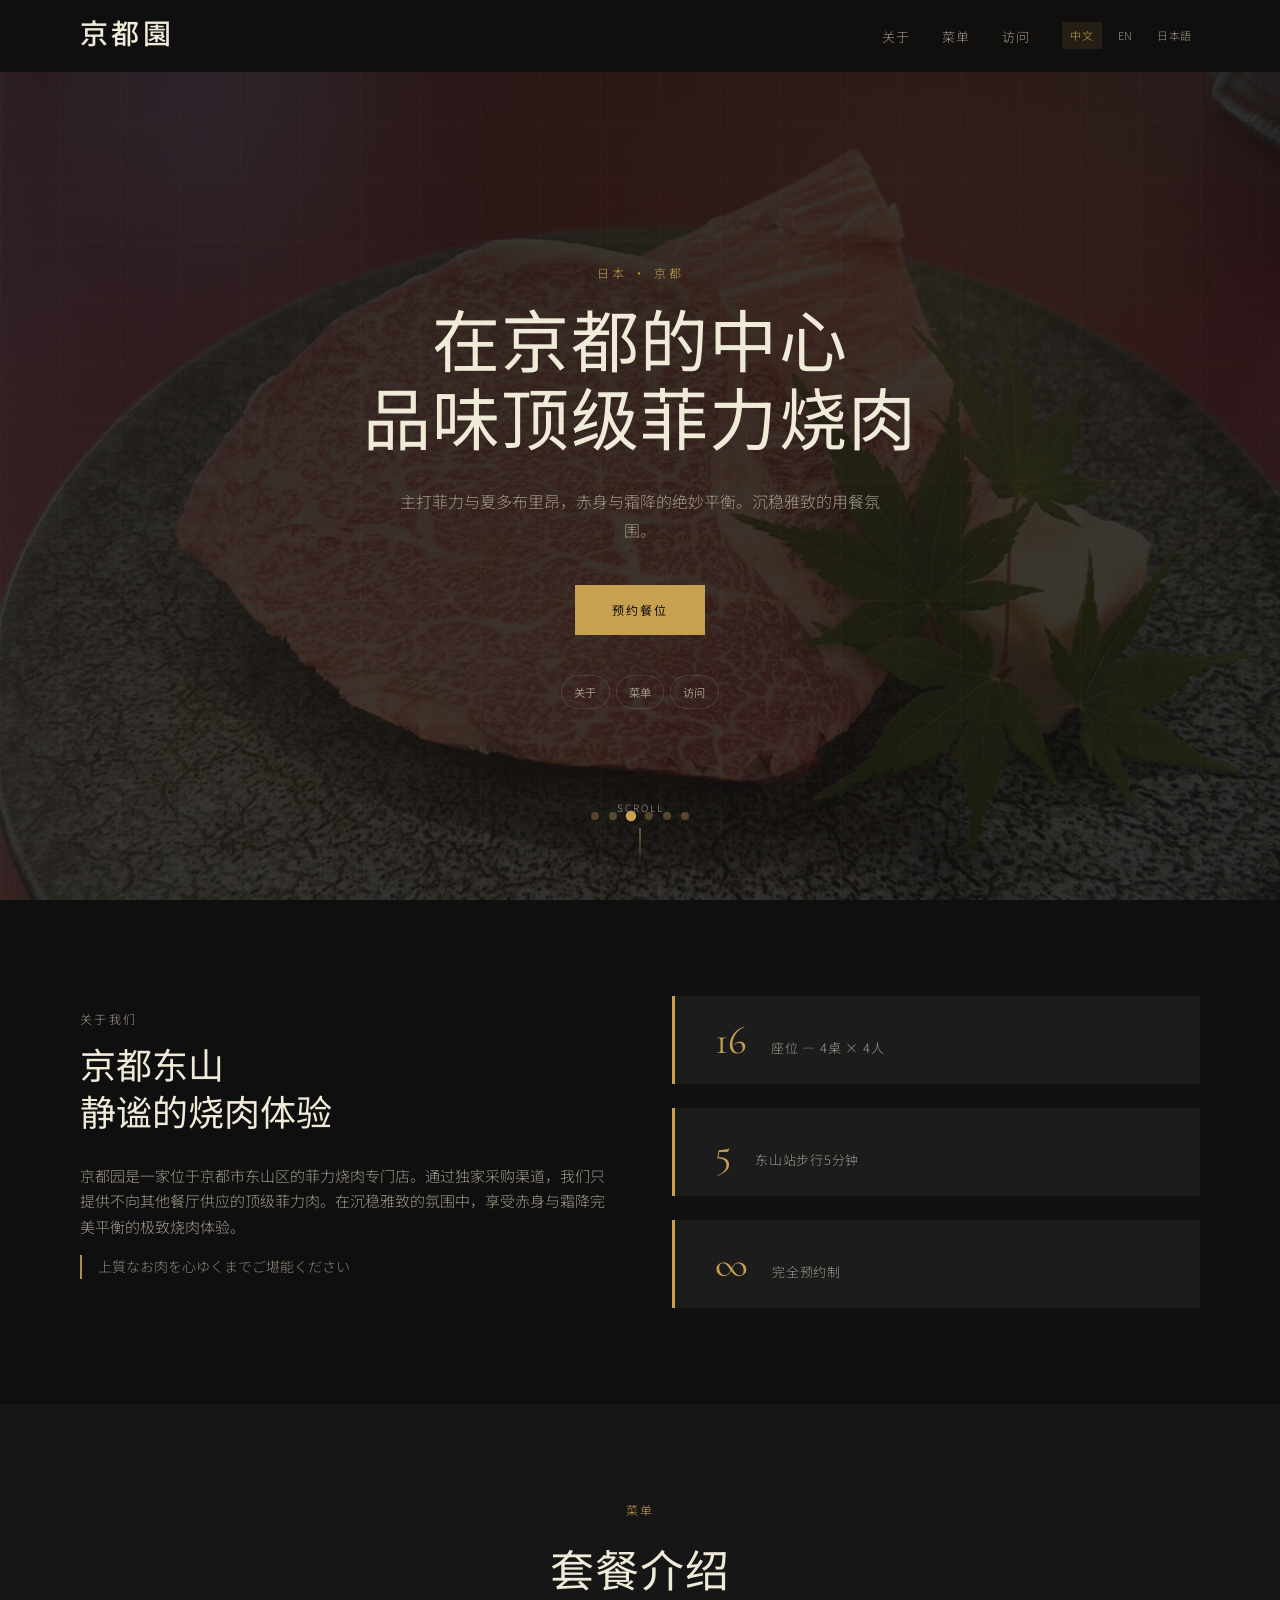
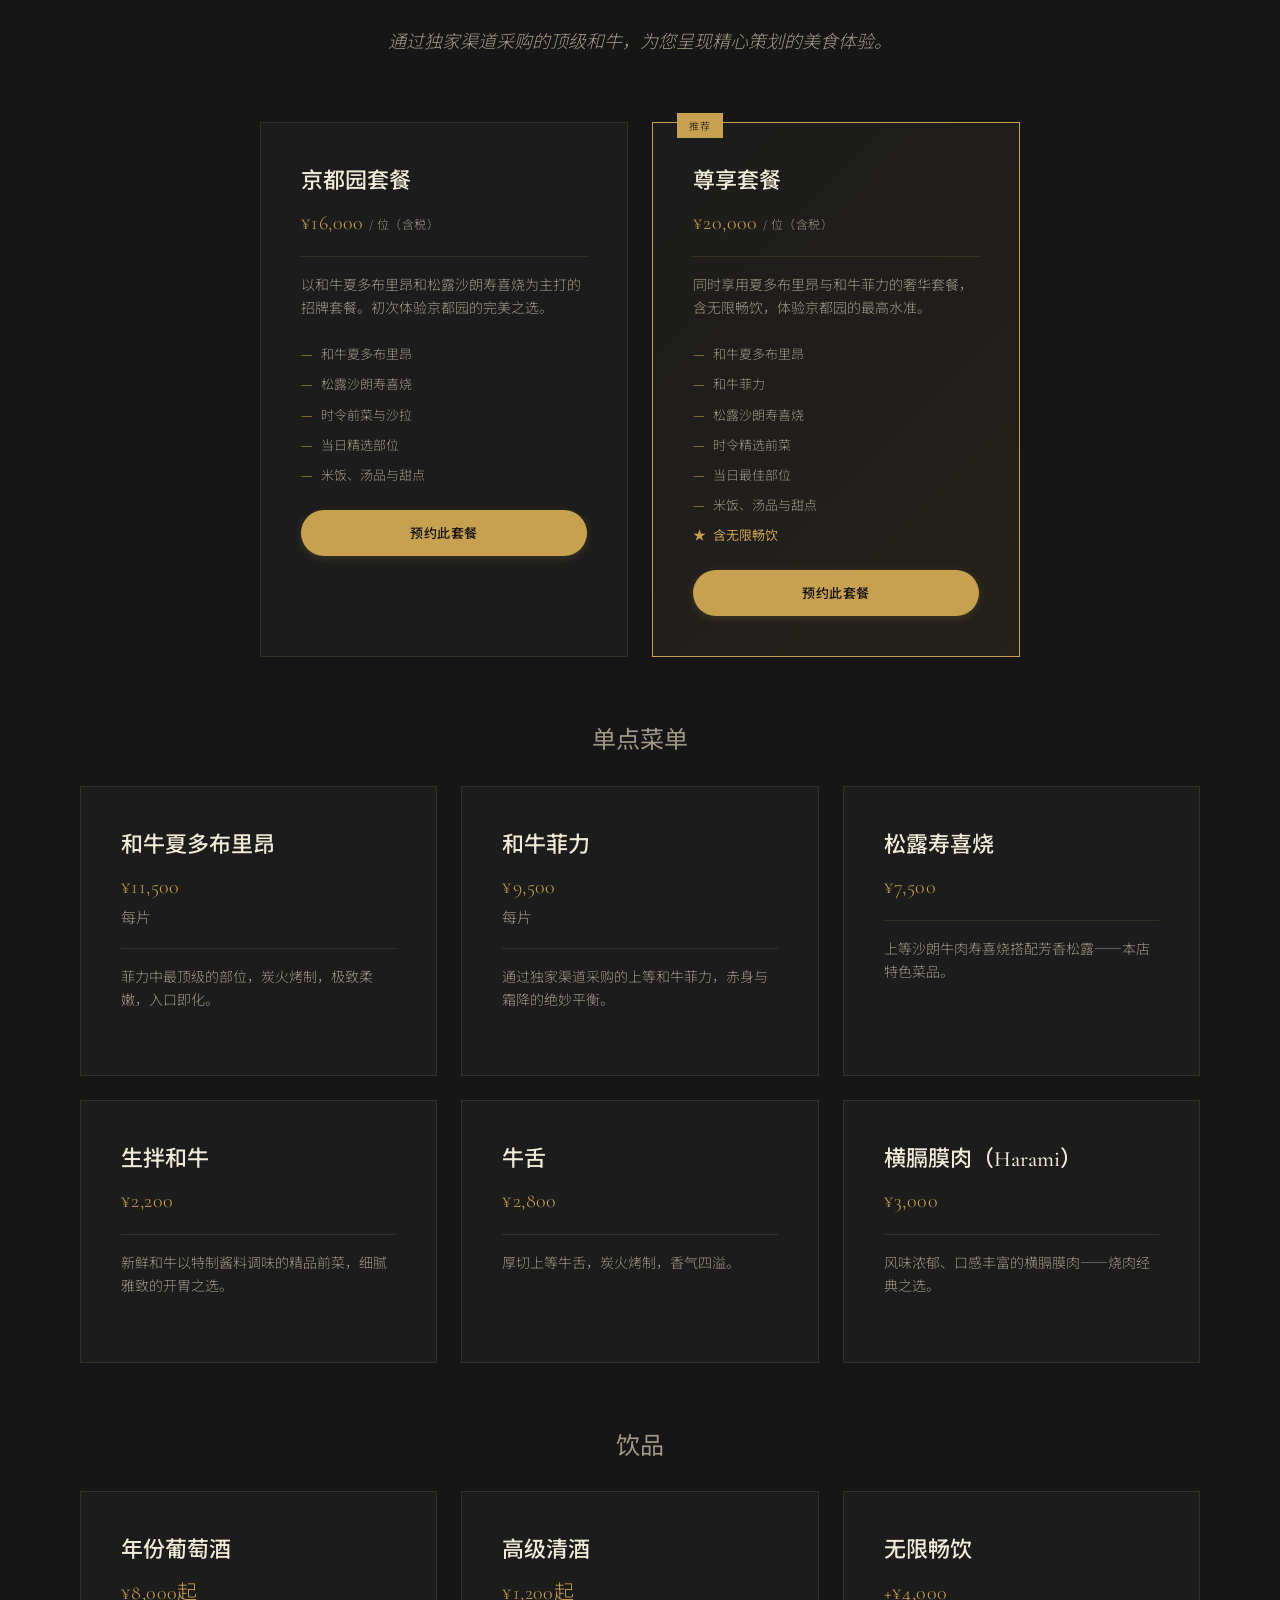
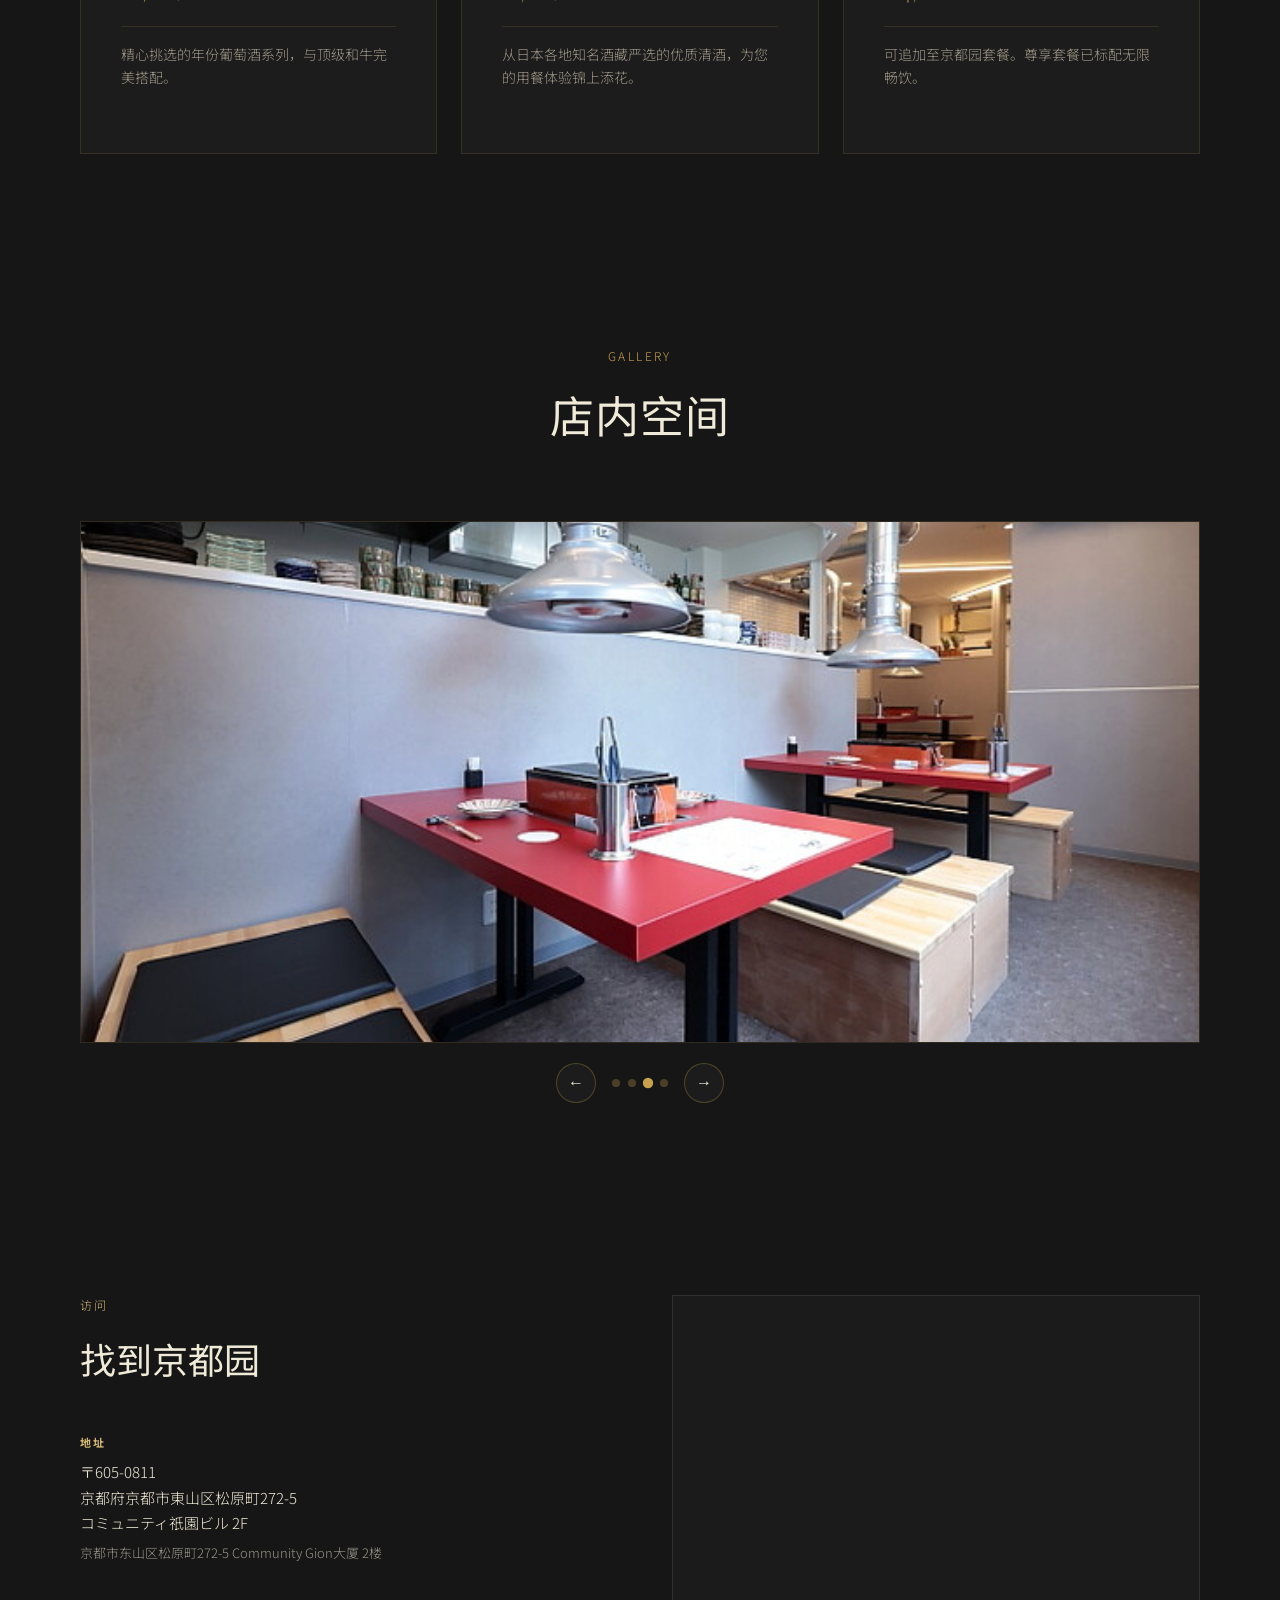
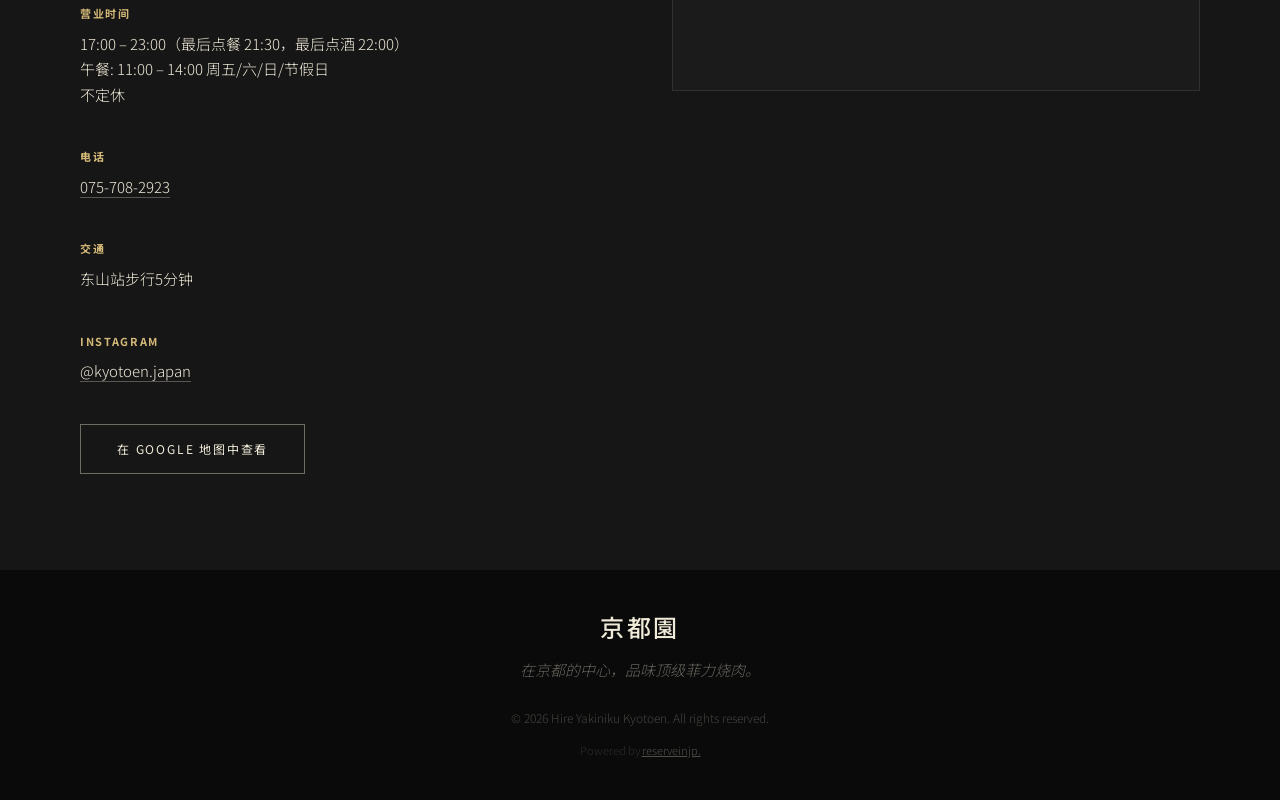
<file: cn/index.html>
<!DOCTYPE html>
<html lang="zh-CN">
<head>
  <meta charset="UTF-8">
  <meta name="viewport" content="width=device-width, initial-scale=1.0">
  <meta name="description" content="京都園 — 京都东山高级菲力烧肉专门店。主打菲力与夏多布里昂，赤身与霜降的绝妙平衡。">
  <title>京都園 | 菲力烧肉 京都园</title>
  <link rel="preconnect" href="https://fonts.googleapis.com">
  <link rel="preconnect" href="https://fonts.gstatic.com" crossorigin>
  <link href="https://fonts.googleapis.com/css2?family=Cormorant+Garamond:ital,wght@0,400;0,500;0,600;1,400&family=Noto+Sans+JP:wght@300;400;500&family=Noto+Sans+SC:wght@300;400;500&display=swap" rel="stylesheet">
  <link rel="stylesheet" href="../styles.css">
</head>
<body>
  <header class="header" id="header">
    <nav class="nav container">
      <a href="../landing.html" class="logo">京都園</a>
      <button class="nav-toggle" aria-label="打开菜单" aria-expanded="false">
        <span></span>
        <span></span>
      </button>
      <div class="nav-menu">
        <ul class="nav-links">
          <li><a href="#about">关于</a></li>
          <li><a href="#menu">菜单</a></li>
          <li><a href="#visit">访问</a></li>
        </ul>
        <div class="lang-switch">
          <a href="../cn/" class="active">中文</a>
          <a href="../en/">EN</a>
          <a href="../jp/">日本語</a>
        </div>
      </div>
    </nav>
  </header>

  <main>
    <section class="hero">
      <div class="hero-carousel" id="heroCarousel">
        <div class="hero-slide active" style="background-image: url(../assets/images/yakiniku-meat.jpg);"></div>
        <div class="hero-slide" style="background-image: url(../assets/images/interior-dining.jpg);"></div>
        <div class="hero-slide" style="background-image: url(../assets/images/interior-dining2.jpg);"></div>
        <div class="hero-slide" style="background-image: url(../assets/images/interior-group.jpg);"></div>
        <div class="hero-slide" style="background-image: url(../assets/images/drink-sake.jpg);"></div>
        <div class="hero-slide" style="background-image: url(../assets/images/drink-wine.jpg);"></div>
      </div>
      <div class="hero-grid-overlay"></div>
      <div class="hero-content container">
        <p class="hero-tag">日本 · 京都</p>
        <h1>在京都的中心<br>品味顶级菲力烧肉</h1>
        <p class="hero-sub">主打菲力与夏多布里昂，赤身与霜降的绝妙平衡。沉稳雅致的用餐氛围。</p>
        <a href="https://yoyaku.toreta.in/kyotoen-japan/#/" target="_blank" rel="noopener" class="btn btn-primary">预约餐位</a>
        <div class="hero-quick-nav">
          <a href="#about" class="hero-nav-pill">关于</a>
          <a href="#menu" class="hero-nav-pill">菜单</a>
          <a href="#visit" class="hero-nav-pill">访问</a>
        </div>
      </div>
      <div class="hero-dots" id="heroDots">
        <button class="hero-dot active" data-index="0" aria-label="Slide 1"></button>
        <button class="hero-dot" data-index="1" aria-label="Slide 2"></button>
        <button class="hero-dot" data-index="2" aria-label="Slide 3"></button>
        <button class="hero-dot" data-index="3" aria-label="Slide 4"></button>
        <button class="hero-dot" data-index="4" aria-label="Slide 5"></button>
        <button class="hero-dot" data-index="5" aria-label="Slide 6"></button>
      </div>
      <div class="hero-scroll">
        <span>Scroll</span>
        <div class="scroll-line"></div>
      </div>
    </section>

    <section class="intro section" id="about">
      <div class="container intro-grid">
        <div class="intro-text">
          <p class="section-label">关于我们</p>
          <h2>京都东山<br>静谧的烧肉体验</h2>
          <p>京都园是一家位于京都市东山区的菲力烧肉专门店。通过独家采购渠道，我们只提供不向其他餐厅供应的顶级菲力肉。在沉稳雅致的氛围中，享受赤身与霜降完美平衡的极致烧肉体验。</p>
          <p class="intro-jp">上質なお肉を心ゆくまでご堪能ください</p>
        </div>
        <div class="intro-features">
          <div class="feature">
            <span class="feature-num">16</span>
            <span class="feature-label">座位 &mdash; 4桌 × 4人</span>
          </div>
          <div class="feature">
            <span class="feature-num">5</span>
            <span class="feature-label">东山站步行5分钟</span>
          </div>
          <div class="feature">
            <span class="feature-num">&infin;</span>
            <span class="feature-label">完全预约制</span>
          </div>
        </div>
      </div>
    </section>

    <section class="services section section-alt" id="menu">
      <div class="container">
        <header class="section-header">
          <p class="section-label">菜单</p>
          <h2>套餐介绍</h2>
          <p class="section-sub">通过独家渠道采购的顶级和牛，为您呈现精心策划的美食体验。</p>
        </header>

        <!-- Course Cards -->
        <div class="service-grid service-grid-2">
          <article class="service-card">
            <div class="service-card-header">
              <h3>京都园套餐</h3>
              <p class="price">¥16,000 <span style="font-size:0.75rem;color:var(--text-muted);font-weight:300;">/ 位（含税）</span></p>
            </div>
            <p class="service-desc">以和牛夏多布里昂和松露沙朗寿喜烧为主打的招牌套餐。初次体验京都园的完美之选。</p>
            <ul class="includes">
              <li>和牛夏多布里昂</li>
              <li>松露沙朗寿喜烧</li>
              <li>时令前菜与沙拉</li>
              <li>当日精选部位</li>
              <li>米饭、汤品与甜点</li>
            </ul>
            <a href="../booking.html?course=kyotoen" class="btn-reserve">预约此套餐</a>
          </article>

          <article class="service-card featured">
            <span class="badge">推荐</span>
            <div class="service-card-header">
              <h3>尊享套餐</h3>
              <p class="price">¥20,000 <span style="font-size:0.75rem;color:var(--text-muted);font-weight:300;">/ 位（含税）</span></p>
            </div>
            <p class="service-desc">同时享用夏多布里昂与和牛菲力的奢华套餐，含无限畅饮，体验京都园的最高水准。</p>
            <ul class="includes">
              <li>和牛夏多布里昂</li>
              <li>和牛菲力</li>
              <li>松露沙朗寿喜烧</li>
              <li>时令精选前菜</li>
              <li>当日最佳部位</li>
              <li>米饭、汤品与甜点</li>
              <li class="gift">含无限畅饮</li>
            </ul>
            <a href="../booking.html?course=premium" class="btn-reserve">预约此套餐</a>
          </article>
        </div>

        <!-- A La Carte -->
        <div class="subsection">
          <h3 class="subsection-title">单点菜单</h3>
          <div class="service-grid">
            <article class="service-card">
              <div class="service-card-header">
                <h3>和牛夏多布里昂</h3>
                <p class="price">¥11,500</p>
                <p class="price-sub">每片</p>
              </div>
              <p class="service-desc">菲力中最顶级的部位，炭火烤制，极致柔嫩，入口即化。</p>
            </article>
            <article class="service-card">
              <div class="service-card-header">
                <h3>和牛菲力</h3>
                <p class="price">¥9,500</p>
                <p class="price-sub">每片</p>
              </div>
              <p class="service-desc">通过独家渠道采购的上等和牛菲力，赤身与霜降的绝妙平衡。</p>
            </article>
            <article class="service-card">
              <div class="service-card-header">
                <h3>松露寿喜烧</h3>
                <p class="price">¥7,500</p>
              </div>
              <p class="service-desc">上等沙朗牛肉寿喜烧搭配芳香松露——本店特色菜品。</p>
            </article>
            <article class="service-card">
              <div class="service-card-header">
                <h3>生拌和牛</h3>
                <p class="price">¥2,200</p>
              </div>
              <p class="service-desc">新鲜和牛以特制酱料调味的精品前菜，细腻雅致的开胃之选。</p>
            </article>
            <article class="service-card">
              <div class="service-card-header">
                <h3>牛舌</h3>
                <p class="price">¥2,800</p>
              </div>
              <p class="service-desc">厚切上等牛舌，炭火烤制，香气四溢。</p>
            </article>
            <article class="service-card">
              <div class="service-card-header">
                <h3>横膈膜肉（Harami）</h3>
                <p class="price">¥3,000</p>
              </div>
              <p class="service-desc">风味浓郁、口感丰富的横膈膜肉——烧肉经典之选。</p>
            </article>
          </div>
        </div>

        <!-- Drinks -->
        <div class="subsection">
          <h3 class="subsection-title">饮品</h3>
          <div class="service-grid">
            <article class="service-card">
              <div class="service-card-header">
                <h3>年份葡萄酒</h3>
                <p class="price">¥8,000起</p>
              </div>
              <p class="service-desc">精心挑选的年份葡萄酒系列，与顶级和牛完美搭配。</p>
            </article>
            <article class="service-card">
              <div class="service-card-header">
                <h3>高级清酒</h3>
                <p class="price">¥1,200起</p>
              </div>
              <p class="service-desc">从日本各地知名酒藏严选的优质清酒，为您的用餐体验锦上添花。</p>
            </article>
            <article class="service-card">
              <div class="service-card-header">
                <h3>无限畅饮</h3>
                <p class="price">+¥4,000</p>
              </div>
              <p class="service-desc">可追加至京都园套餐。尊享套餐已标配无限畅饮。</p>
            </article>
          </div>
        </div>
      </div>
    </section>

    <section class="env-carousel-section" aria-label="店内环境">
      <div class="container">
        <header class="section-header">
          <p class="section-label">Gallery</p>
          <h2>店内空间</h2>
        </header>
        <div class="env-carousel" id="envCarousel">
          <div class="env-carousel-track" id="envTrack">
            <div class="env-carousel-slide">
              <img src="../assets/images/interior-01.jpg" alt="京都园 店内" loading="lazy">
            </div>
            <div class="env-carousel-slide">
              <img src="../assets/images/interior-02.jpg" alt="京都园 店内" loading="lazy">
            </div>
            <div class="env-carousel-slide">
              <img src="../assets/images/interior-03.jpg" alt="京都园 店内" loading="lazy">
            </div>
            <div class="env-carousel-slide">
              <img src="../assets/images/interior-04.jpg" alt="京都园 店内" loading="lazy">
            </div>
          </div>
        </div>
        <div class="env-carousel-nav">
          <button class="env-carousel-btn" id="envPrev" aria-label="上一张">&larr;</button>
          <div class="env-dots" id="envDots"></div>
          <button class="env-carousel-btn" id="envNext" aria-label="下一张">&rarr;</button>
        </div>
      </div>
    </section>

    <section class="visit section" id="visit">
      <div class="container visit-grid">
        <div class="visit-info">
          <p class="section-label">访问</p>
          <h2>找到京都园</h2>
          <div class="visit-details">
            <div class="visit-item">
              <h4>地址</h4>
              <p>〒605-0811<br>京都府京都市東山区松原町272-5<br>コミュニティ祇園ビル 2F</p>
              <p class="visit-en">京都市东山区松原町272-5 Community Gion大厦 2楼</p>
            </div>
            <div class="visit-item">
              <h4>营业时间</h4>
              <p>17:00 – 23:00（最后点餐 21:30，最后点酒 22:00）<br>午餐: 11:00 – 14:00 周五/六/日/节假日<br>不定休</p>
            </div>
            <div class="visit-item">
              <h4>电话</h4>
              <p><a href="tel:0757082923">075-708-2923</a></p>
            </div>
            <div class="visit-item">
              <h4>交通</h4>
              <p>东山站步行5分钟</p>
            </div>
            <div class="visit-item">
              <h4>Instagram</h4>
              <p><a href="https://www.instagram.com/kyotoen.japan/" target="_blank" rel="noopener">@kyotoen.japan</a></p>
            </div>
          </div>
          <a href="https://maps.app.goo.gl/B43Ccsuc6jw4f2L89" target="_blank" rel="noopener noreferrer" class="btn btn-outline">在 Google 地图中查看</a>
        </div>
        <div class="visit-map">
          <iframe
            title="京都园 地图"
            src="https://www.google.com/maps/embed?pb=!1m18!1m12!1m3!1d3267.5!2d135.779!3d34.998!2m3!1f0!2f0!3f0!3m2!1i1024!2i768!4f13.1!3m3!1m2!1s0x0%3A0x0!2zMzTCsDU5JzUyLjgiTiAxMzXCsDQ2JzQ0LjQiRQ!5e0!3m2!1szh-CN!2sjp!5m2!1szh-CN!2sjp"
            width="100%"
            height="100%"
            style="border:0;"
            allowfullscreen=""
            loading="lazy"
            referrerpolicy="no-referrer-when-downgrade">
          </iframe>
        </div>
      </div>
    </section>
  </main>

  <footer class="footer">
    <div class="container footer-inner">
      <span class="logo">京都園</span>
      <p class="footer-tagline">在京都的中心，品味顶级菲力烧肉。</p>
      <p class="footer-copy">&copy; 2026 Hire Yakiniku Kyotoen. All rights reserved.</p>
      <p class="footer-powered">Powered by <a href="https://reserveinjp.com/" target="_blank" rel="noopener">reserveinjp.</a></p>
    </div>
  </footer>

  <button class="back-to-top" id="backToTop" aria-label="回到顶部" title="回到顶部">&uarr;</button>
  <script src="../script.js"></script>
</body>
</html>
</file>
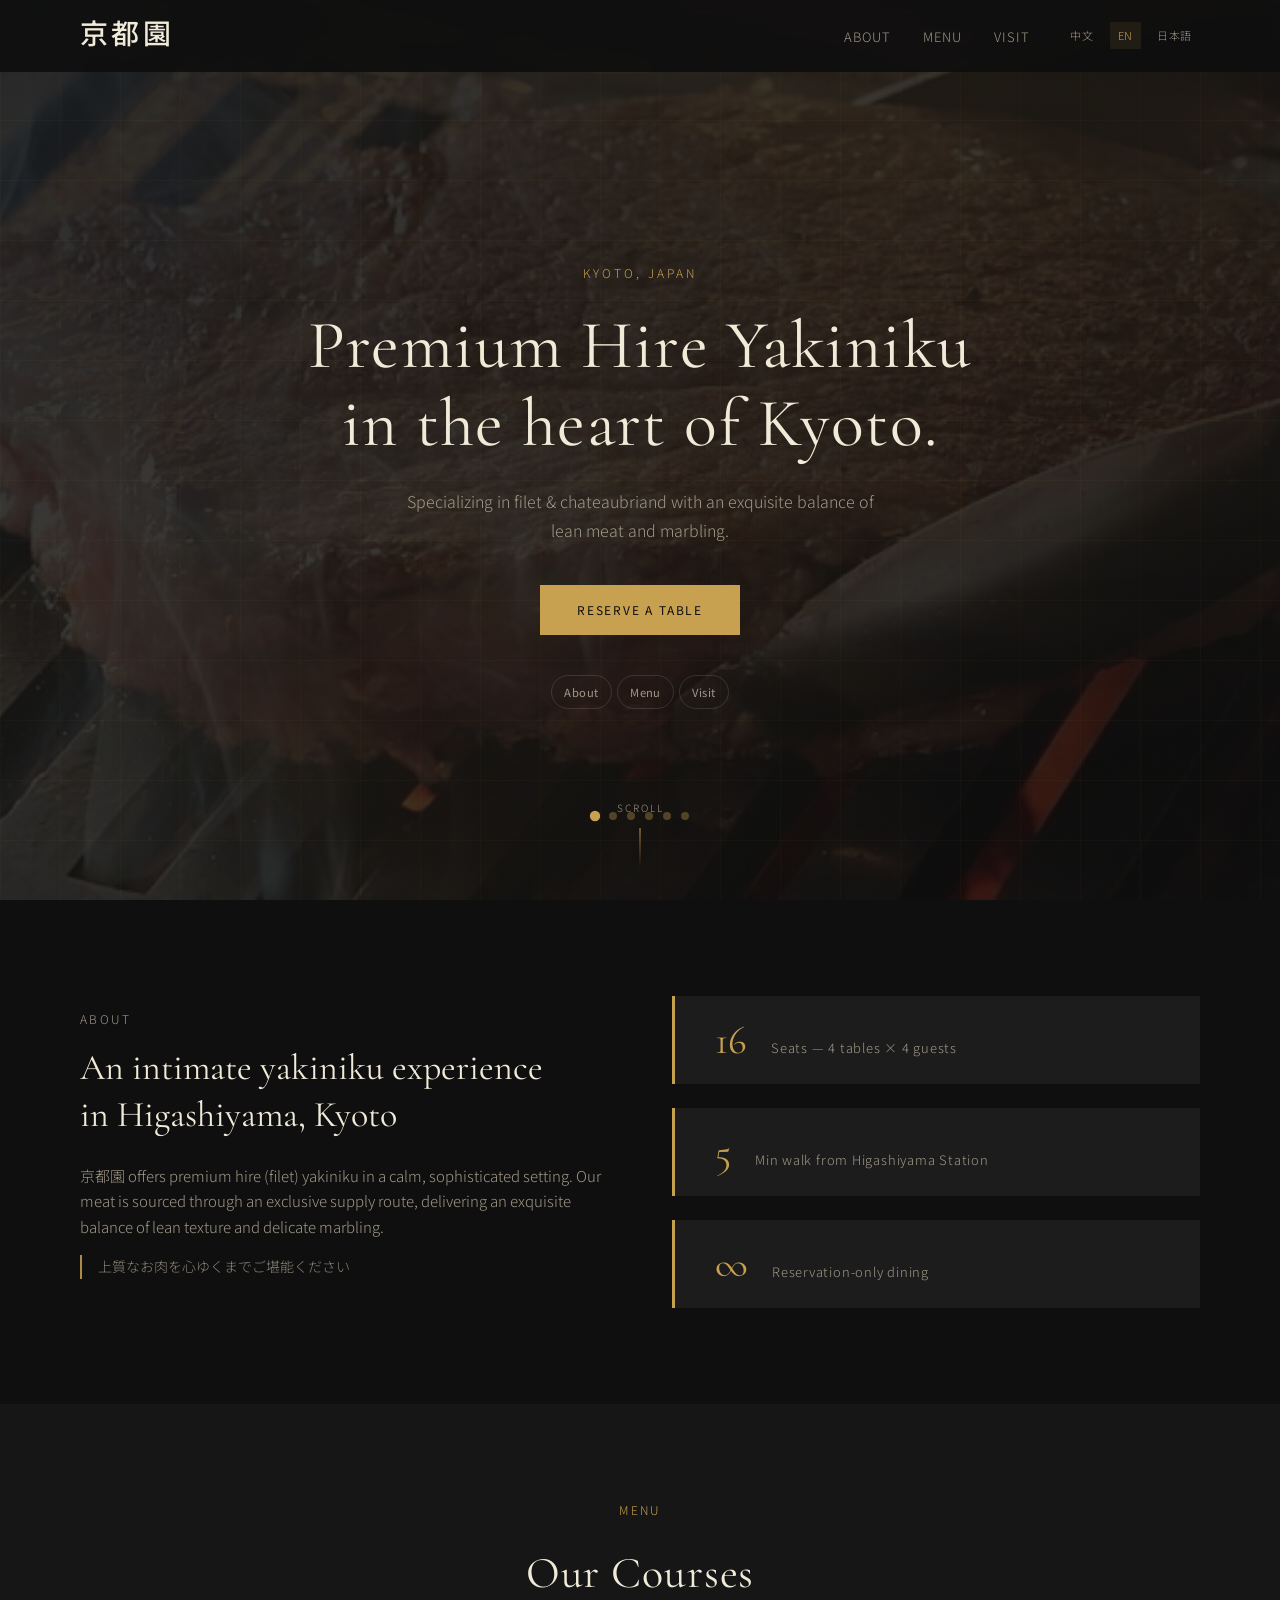
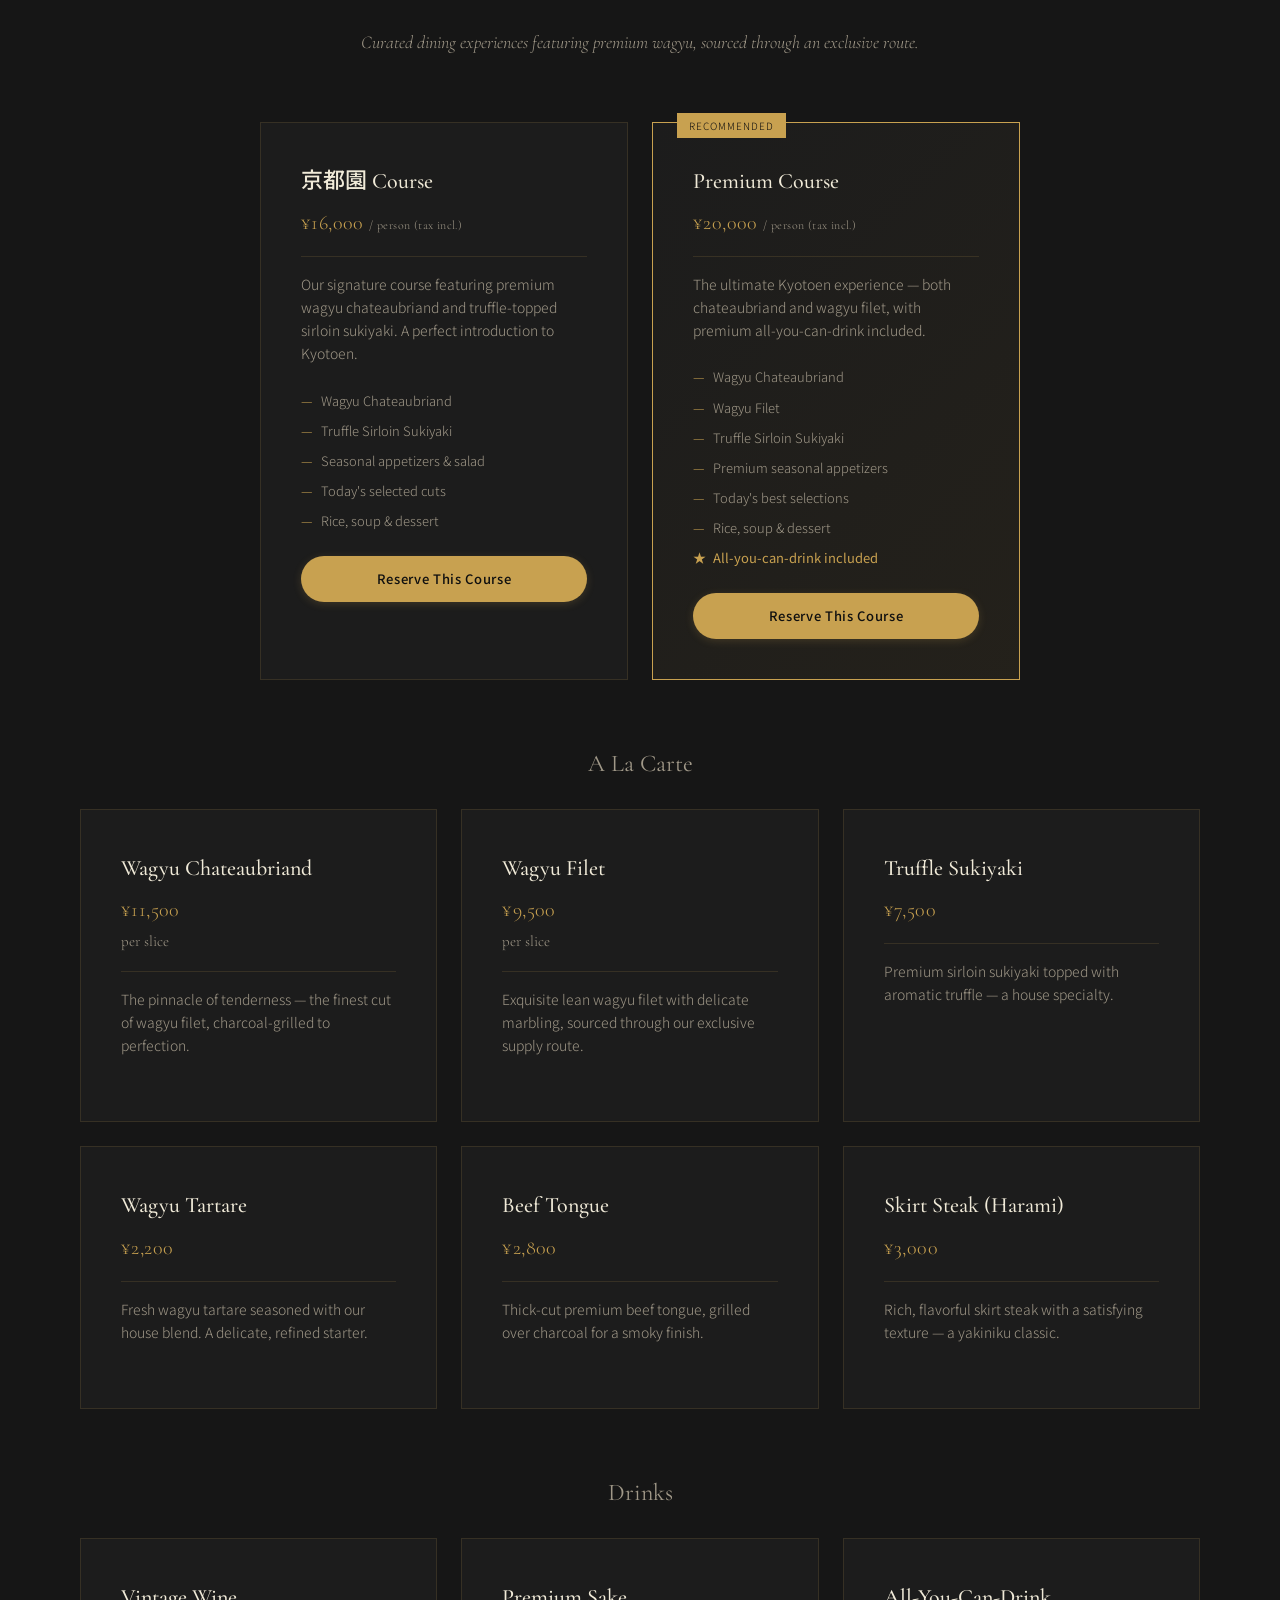
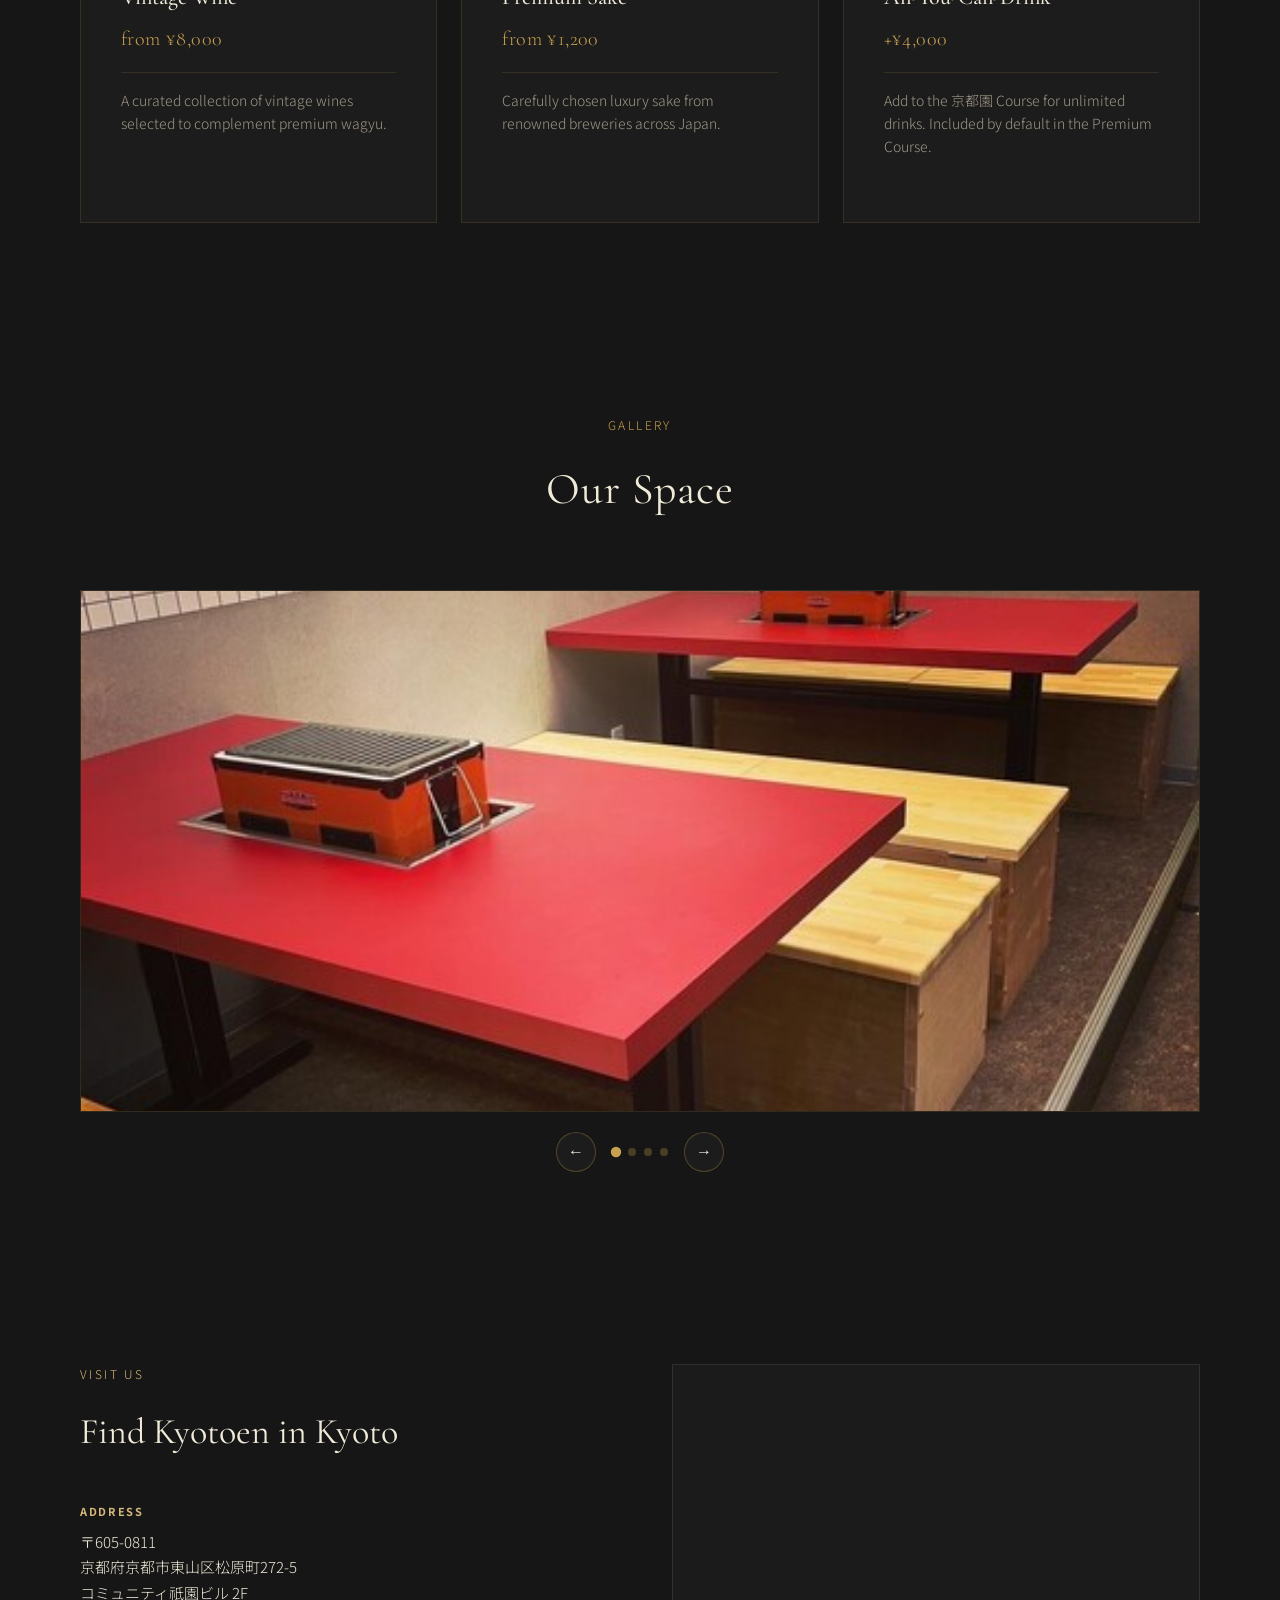
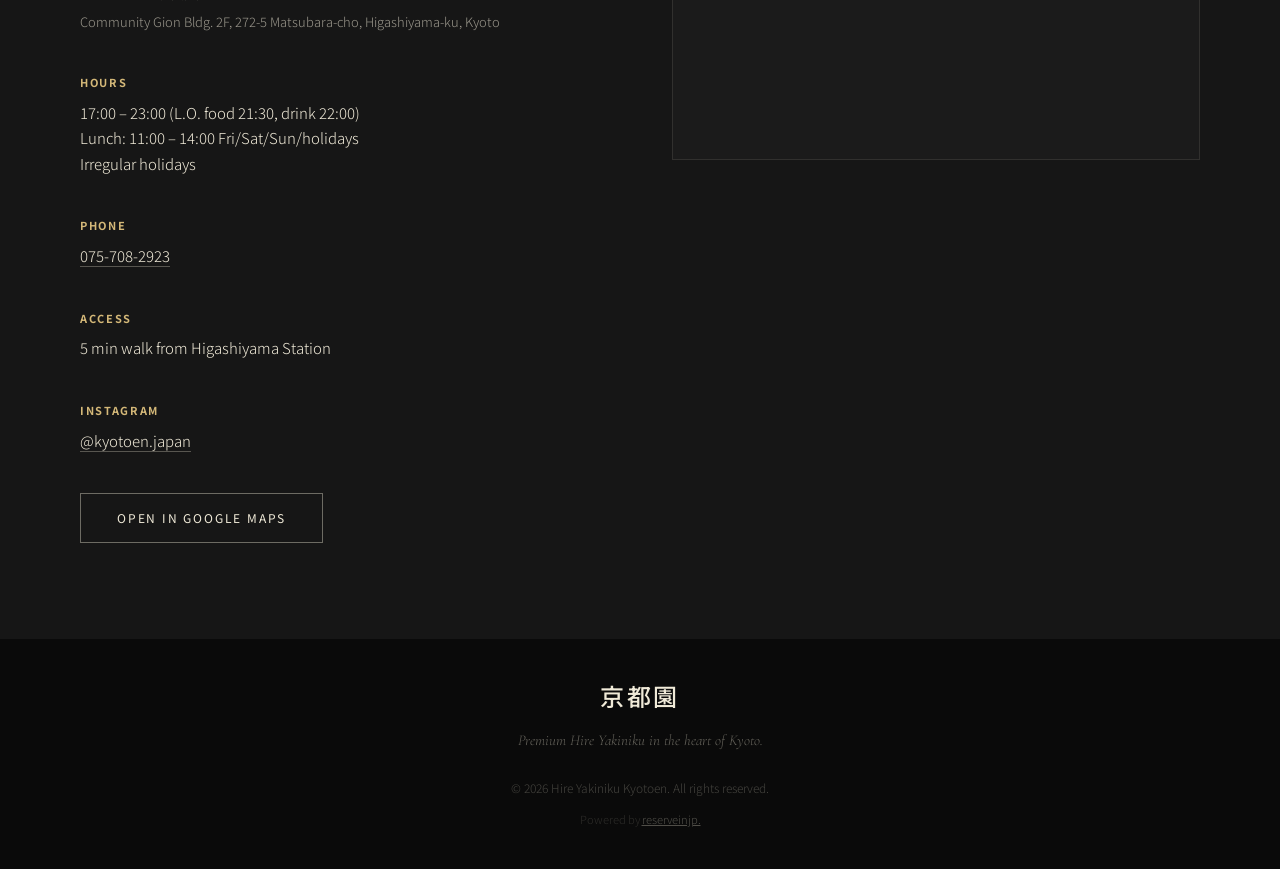
<file: en/index.html>
<!DOCTYPE html>
<html lang="en">
<head>
  <meta charset="UTF-8">
  <meta name="viewport" content="width=device-width, initial-scale=1.0">
  <meta name="description" content="京都園 — Premium Hire Yakiniku in Kyoto. Specializing in filet & chateaubriand.">
  <title>京都園 | Hire Yakiniku Kyotoen</title>
  <link rel="preconnect" href="https://fonts.googleapis.com">
  <link rel="preconnect" href="https://fonts.gstatic.com" crossorigin>
  <link href="https://fonts.googleapis.com/css2?family=Cormorant+Garamond:ital,wght@0,400;0,500;0,600;1,400&family=Noto+Sans+JP:wght@300;400;500&family=Noto+Sans+SC:wght@300;400;500&display=swap" rel="stylesheet">
  <link rel="stylesheet" href="../styles.css">
</head>
<body>
  <header class="header" id="header">
    <nav class="nav container">
      <a href="../landing.html" class="logo">京都園</a>
      <button class="nav-toggle" aria-label="Open menu" aria-expanded="false">
        <span></span>
        <span></span>
      </button>
      <div class="nav-menu">
        <ul class="nav-links">
          <li><a href="#about">About</a></li>
          <li><a href="#menu">Menu</a></li>
          <li><a href="#visit">Visit</a></li>
        </ul>
        <div class="lang-switch">
          <a href="../cn/">中文</a>
          <a href="../en/" class="active">EN</a>
          <a href="../jp/">日本語</a>
        </div>
      </div>
    </nav>
  </header>

  <main>
    <section class="hero">
      <div class="hero-carousel" id="heroCarousel">
        <div class="hero-slide active" style="background-image: url(../assets/images/yakiniku-meat.jpg);"></div>
        <div class="hero-slide" style="background-image: url(../assets/images/interior-dining.jpg);"></div>
        <div class="hero-slide" style="background-image: url(../assets/images/interior-dining2.jpg);"></div>
        <div class="hero-slide" style="background-image: url(../assets/images/interior-group.jpg);"></div>
        <div class="hero-slide" style="background-image: url(../assets/images/drink-sake.jpg);"></div>
        <div class="hero-slide" style="background-image: url(../assets/images/drink-wine.jpg);"></div>
      </div>
      <div class="hero-grid-overlay"></div>
      <div class="hero-content container">
        <p class="hero-tag">Kyoto, Japan</p>
        <h1>Premium Hire Yakiniku<br>in the heart of Kyoto.</h1>
        <p class="hero-sub">Specializing in filet &amp; chateaubriand with an exquisite balance of lean meat and marbling.</p>
        <a href="https://yoyaku.toreta.in/kyotoen-japan/#/" target="_blank" rel="noopener" class="btn btn-primary">Reserve a Table</a>
        <div class="hero-quick-nav">
          <a href="#about" class="hero-nav-pill">About</a>
          <a href="#menu" class="hero-nav-pill">Menu</a>
          <a href="#visit" class="hero-nav-pill">Visit</a>
        </div>
      </div>
      <div class="hero-dots" id="heroDots">
        <button class="hero-dot active" data-index="0" aria-label="Slide 1"></button>
        <button class="hero-dot" data-index="1" aria-label="Slide 2"></button>
        <button class="hero-dot" data-index="2" aria-label="Slide 3"></button>
        <button class="hero-dot" data-index="3" aria-label="Slide 4"></button>
        <button class="hero-dot" data-index="4" aria-label="Slide 5"></button>
        <button class="hero-dot" data-index="5" aria-label="Slide 6"></button>
      </div>
      <div class="hero-scroll">
        <span>Scroll</span>
        <div class="scroll-line"></div>
      </div>
    </section>

    <section class="intro section" id="about">
      <div class="container intro-grid">
        <div class="intro-text">
          <p class="section-label">About</p>
          <h2>An intimate yakiniku experience<br>in Higashiyama, Kyoto</h2>
          <p>京都園 offers premium hire (filet) yakiniku in a calm, sophisticated setting. Our meat is sourced through an exclusive supply route, delivering an exquisite balance of lean texture and delicate marbling.</p>
          <p class="intro-jp">上質なお肉を心ゆくまでご堪能ください</p>
        </div>
        <div class="intro-features">
          <div class="feature">
            <span class="feature-num">16</span>
            <span class="feature-label">Seats &mdash; 4 tables &times; 4 guests</span>
          </div>
          <div class="feature">
            <span class="feature-num">5</span>
            <span class="feature-label">Min walk from Higashiyama Station</span>
          </div>
          <div class="feature">
            <span class="feature-num">&infin;</span>
            <span class="feature-label">Reservation-only dining</span>
          </div>
        </div>
      </div>
    </section>

    <section class="services section section-alt" id="menu">
      <div class="container">
        <header class="section-header">
          <p class="section-label">Menu</p>
          <h2>Our Courses</h2>
          <p class="section-sub">Curated dining experiences featuring premium wagyu, sourced through an exclusive route.</p>
        </header>

        <!-- Course Cards -->
        <div class="service-grid service-grid-2">
          <article class="service-card">
            <div class="service-card-header">
              <h3>京都園 Course</h3>
              <p class="price">¥16,000 <span style="font-size:0.75rem;color:var(--text-muted);font-weight:300;">/ person (tax incl.)</span></p>
            </div>
            <p class="service-desc">Our signature course featuring premium wagyu chateaubriand and truffle-topped sirloin sukiyaki. A perfect introduction to Kyotoen.</p>
            <ul class="includes">
              <li>Wagyu Chateaubriand</li>
              <li>Truffle Sirloin Sukiyaki</li>
              <li>Seasonal appetizers &amp; salad</li>
              <li>Today's selected cuts</li>
              <li>Rice, soup &amp; dessert</li>
            </ul>
            <a href="../booking.html?course=kyotoen" class="btn-reserve">Reserve This Course</a>
          </article>

          <article class="service-card featured">
            <span class="badge">Recommended</span>
            <div class="service-card-header">
              <h3>Premium Course</h3>
              <p class="price">¥20,000 <span style="font-size:0.75rem;color:var(--text-muted);font-weight:300;">/ person (tax incl.)</span></p>
            </div>
            <p class="service-desc">The ultimate Kyotoen experience — both chateaubriand and wagyu filet, with premium all-you-can-drink included.</p>
            <ul class="includes">
              <li>Wagyu Chateaubriand</li>
              <li>Wagyu Filet</li>
              <li>Truffle Sirloin Sukiyaki</li>
              <li>Premium seasonal appetizers</li>
              <li>Today's best selections</li>
              <li>Rice, soup &amp; dessert</li>
              <li class="gift">All-you-can-drink included</li>
            </ul>
            <a href="../booking.html?course=premium" class="btn-reserve">Reserve This Course</a>
          </article>
        </div>

        <!-- A La Carte -->
        <div class="subsection">
          <h3 class="subsection-title">A La Carte</h3>
          <div class="service-grid">
            <article class="service-card">
              <div class="service-card-header">
                <h3>Wagyu Chateaubriand</h3>
                <p class="price">¥11,500</p>
                <p class="price-sub">per slice</p>
              </div>
              <p class="service-desc">The pinnacle of tenderness — the finest cut of wagyu filet, charcoal-grilled to perfection.</p>
            </article>
            <article class="service-card">
              <div class="service-card-header">
                <h3>Wagyu Filet</h3>
                <p class="price">¥9,500</p>
                <p class="price-sub">per slice</p>
              </div>
              <p class="service-desc">Exquisite lean wagyu filet with delicate marbling, sourced through our exclusive supply route.</p>
            </article>
            <article class="service-card">
              <div class="service-card-header">
                <h3>Truffle Sukiyaki</h3>
                <p class="price">¥7,500</p>
              </div>
              <p class="service-desc">Premium sirloin sukiyaki topped with aromatic truffle — a house specialty.</p>
            </article>
            <article class="service-card">
              <div class="service-card-header">
                <h3>Wagyu Tartare</h3>
                <p class="price">¥2,200</p>
              </div>
              <p class="service-desc">Fresh wagyu tartare seasoned with our house blend. A delicate, refined starter.</p>
            </article>
            <article class="service-card">
              <div class="service-card-header">
                <h3>Beef Tongue</h3>
                <p class="price">¥2,800</p>
              </div>
              <p class="service-desc">Thick-cut premium beef tongue, grilled over charcoal for a smoky finish.</p>
            </article>
            <article class="service-card">
              <div class="service-card-header">
                <h3>Skirt Steak (Harami)</h3>
                <p class="price">¥3,000</p>
              </div>
              <p class="service-desc">Rich, flavorful skirt steak with a satisfying texture — a yakiniku classic.</p>
            </article>
          </div>
        </div>

        <!-- Drinks -->
        <div class="subsection">
          <h3 class="subsection-title">Drinks</h3>
          <div class="service-grid">
            <article class="service-card">
              <div class="service-card-header">
                <h3>Vintage Wine</h3>
                <p class="price">from ¥8,000</p>
              </div>
              <p class="service-desc">A curated collection of vintage wines selected to complement premium wagyu.</p>
            </article>
            <article class="service-card">
              <div class="service-card-header">
                <h3>Premium Sake</h3>
                <p class="price">from ¥1,200</p>
              </div>
              <p class="service-desc">Carefully chosen luxury sake from renowned breweries across Japan.</p>
            </article>
            <article class="service-card">
              <div class="service-card-header">
                <h3>All-You-Can-Drink</h3>
                <p class="price">+¥4,000</p>
              </div>
              <p class="service-desc">Add to the 京都園 Course for unlimited drinks. Included by default in the Premium Course.</p>
            </article>
          </div>
        </div>
      </div>
    </section>

    <section class="env-carousel-section" aria-label="Restaurant gallery">
      <div class="container">
        <header class="section-header">
          <p class="section-label">Gallery</p>
          <h2>Our Space</h2>
        </header>
        <div class="env-carousel" id="envCarousel">
          <div class="env-carousel-track" id="envTrack">
            <div class="env-carousel-slide">
              <img src="../assets/images/interior-01.jpg" alt="Kyotoen interior" loading="lazy">
            </div>
            <div class="env-carousel-slide">
              <img src="../assets/images/interior-02.jpg" alt="Kyotoen interior" loading="lazy">
            </div>
            <div class="env-carousel-slide">
              <img src="../assets/images/interior-03.jpg" alt="Kyotoen interior" loading="lazy">
            </div>
            <div class="env-carousel-slide">
              <img src="../assets/images/interior-04.jpg" alt="Kyotoen interior" loading="lazy">
            </div>
          </div>
        </div>
        <div class="env-carousel-nav">
          <button class="env-carousel-btn" id="envPrev" aria-label="Previous slide">&larr;</button>
          <div class="env-dots" id="envDots"></div>
          <button class="env-carousel-btn" id="envNext" aria-label="Next slide">&rarr;</button>
        </div>
      </div>
    </section>

    <section class="visit section" id="visit">
      <div class="container visit-grid">
        <div class="visit-info">
          <p class="section-label">Visit Us</p>
          <h2>Find Kyotoen in Kyoto</h2>
          <div class="visit-details">
            <div class="visit-item">
              <h4>Address</h4>
              <p>〒605-0811<br>京都府京都市東山区松原町272-5<br>コミュニティ祇園ビル 2F</p>
              <p class="visit-en">Community Gion Bldg. 2F, 272-5 Matsubara-cho, Higashiyama-ku, Kyoto</p>
            </div>
            <div class="visit-item">
              <h4>Hours</h4>
              <p>17:00 – 23:00 (L.O. food 21:30, drink 22:00)<br>Lunch: 11:00 – 14:00 Fri/Sat/Sun/holidays<br>Irregular holidays</p>
            </div>
            <div class="visit-item">
              <h4>Phone</h4>
              <p><a href="tel:0757082923">075-708-2923</a></p>
            </div>
            <div class="visit-item">
              <h4>Access</h4>
              <p>5 min walk from Higashiyama Station</p>
            </div>
            <div class="visit-item">
              <h4>Instagram</h4>
              <p><a href="https://www.instagram.com/kyotoen.japan/" target="_blank" rel="noopener">@kyotoen.japan</a></p>
            </div>
          </div>
          <a href="https://maps.app.goo.gl/B43Ccsuc6jw4f2L89" target="_blank" rel="noopener noreferrer" class="btn btn-outline">Open in Google Maps</a>
        </div>
        <div class="visit-map">
          <iframe
            title="Kyotoen location map"
            src="https://www.google.com/maps/embed?pb=!1m18!1m12!1m3!1d3267.5!2d135.779!3d34.998!2m3!1f0!2f0!3f0!3m2!1i1024!2i768!4f13.1!3m3!1m2!1s0x0%3A0x0!2zMzTCsDU5JzUyLjgiTiAxMzXCsDQ2JzQ0LjQiRQ!5e0!3m2!1sen!2sjp!5m2!1sen!2sjp"
            width="100%"
            height="100%"
            style="border:0;"
            allowfullscreen=""
            loading="lazy"
            referrerpolicy="no-referrer-when-downgrade">
          </iframe>
        </div>
      </div>
    </section>
  </main>

  <footer class="footer">
    <div class="container footer-inner">
      <span class="logo">京都園</span>
      <p class="footer-tagline">Premium Hire Yakiniku in the heart of Kyoto.</p>
      <p class="footer-copy">&copy; 2026 Hire Yakiniku Kyotoen. All rights reserved.</p>
      <p class="footer-powered">Powered by <a href="https://reserveinjp.com/" target="_blank" rel="noopener">reserveinjp.</a></p>
    </div>
  </footer>

  <button class="back-to-top" id="backToTop" aria-label="Back to top" title="Back to top">&uarr;</button>
  <script src="../script.js"></script>
</body>
</html>
</file>
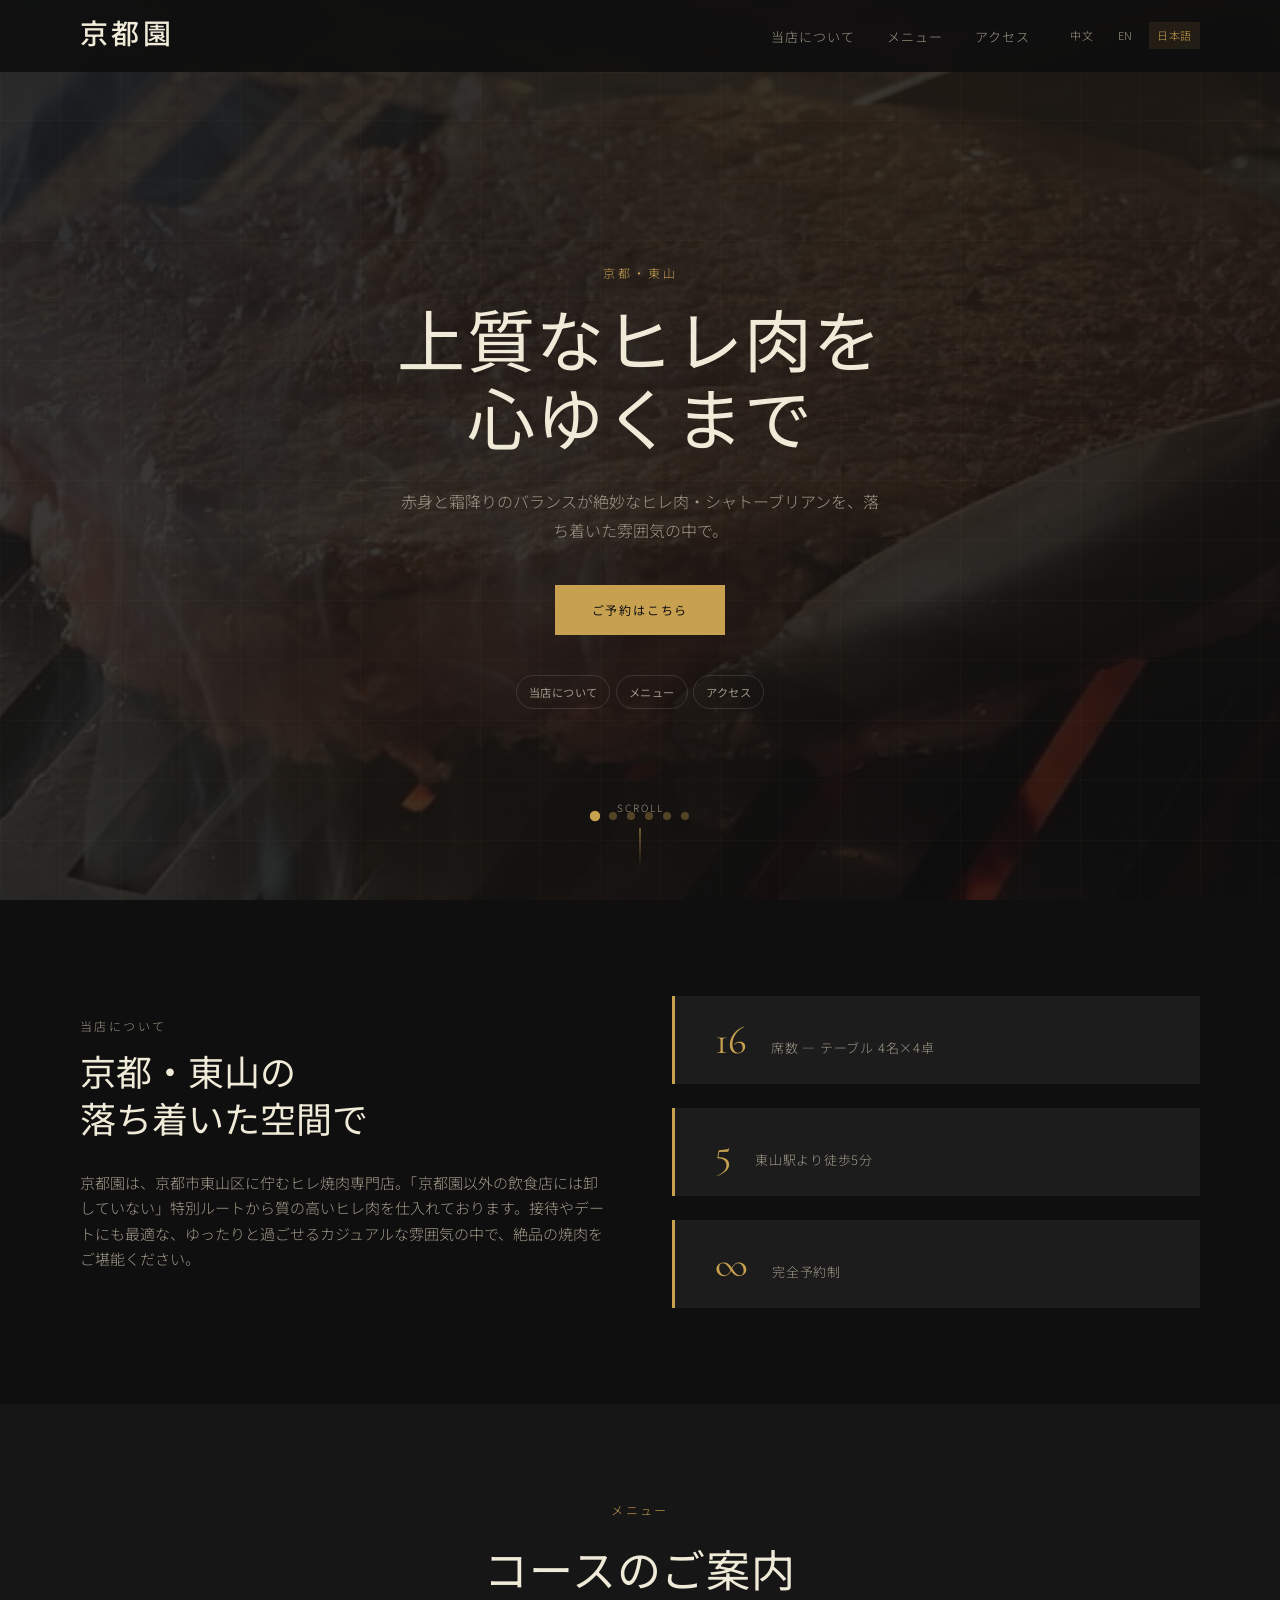
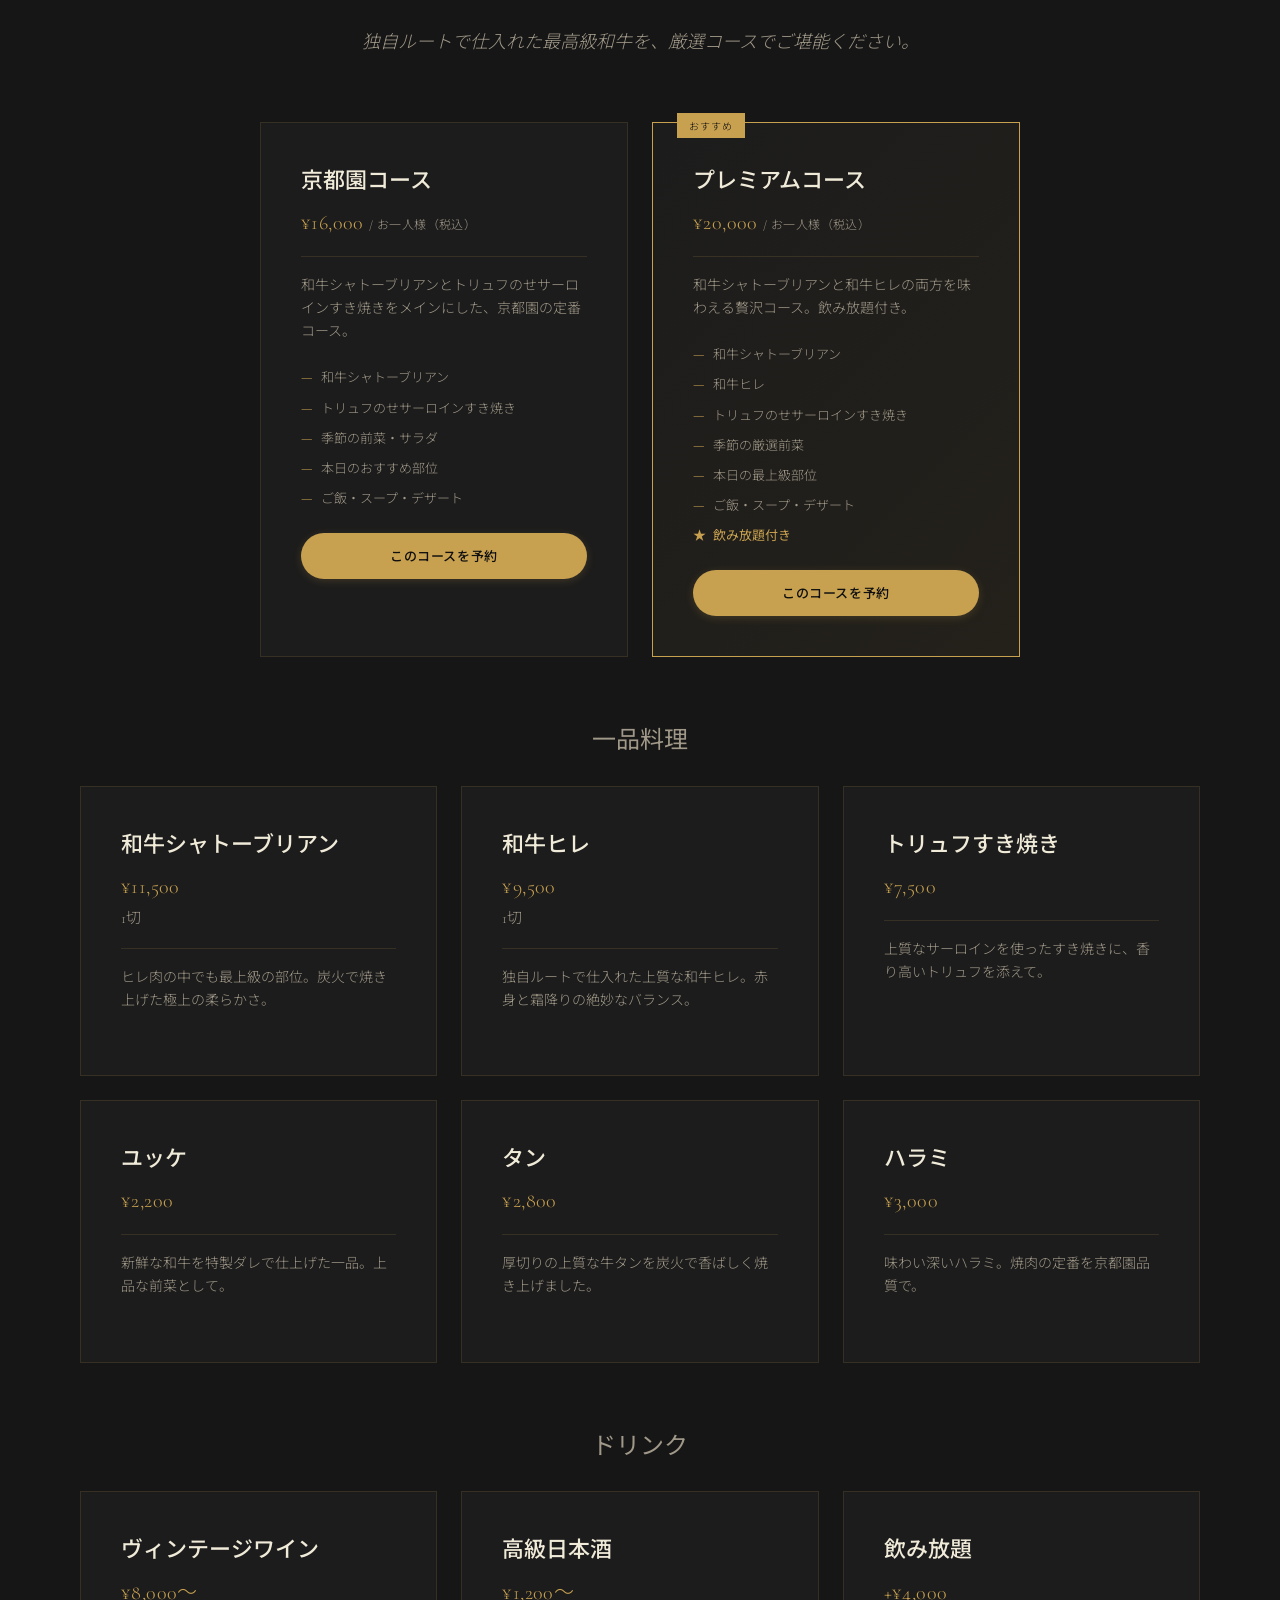
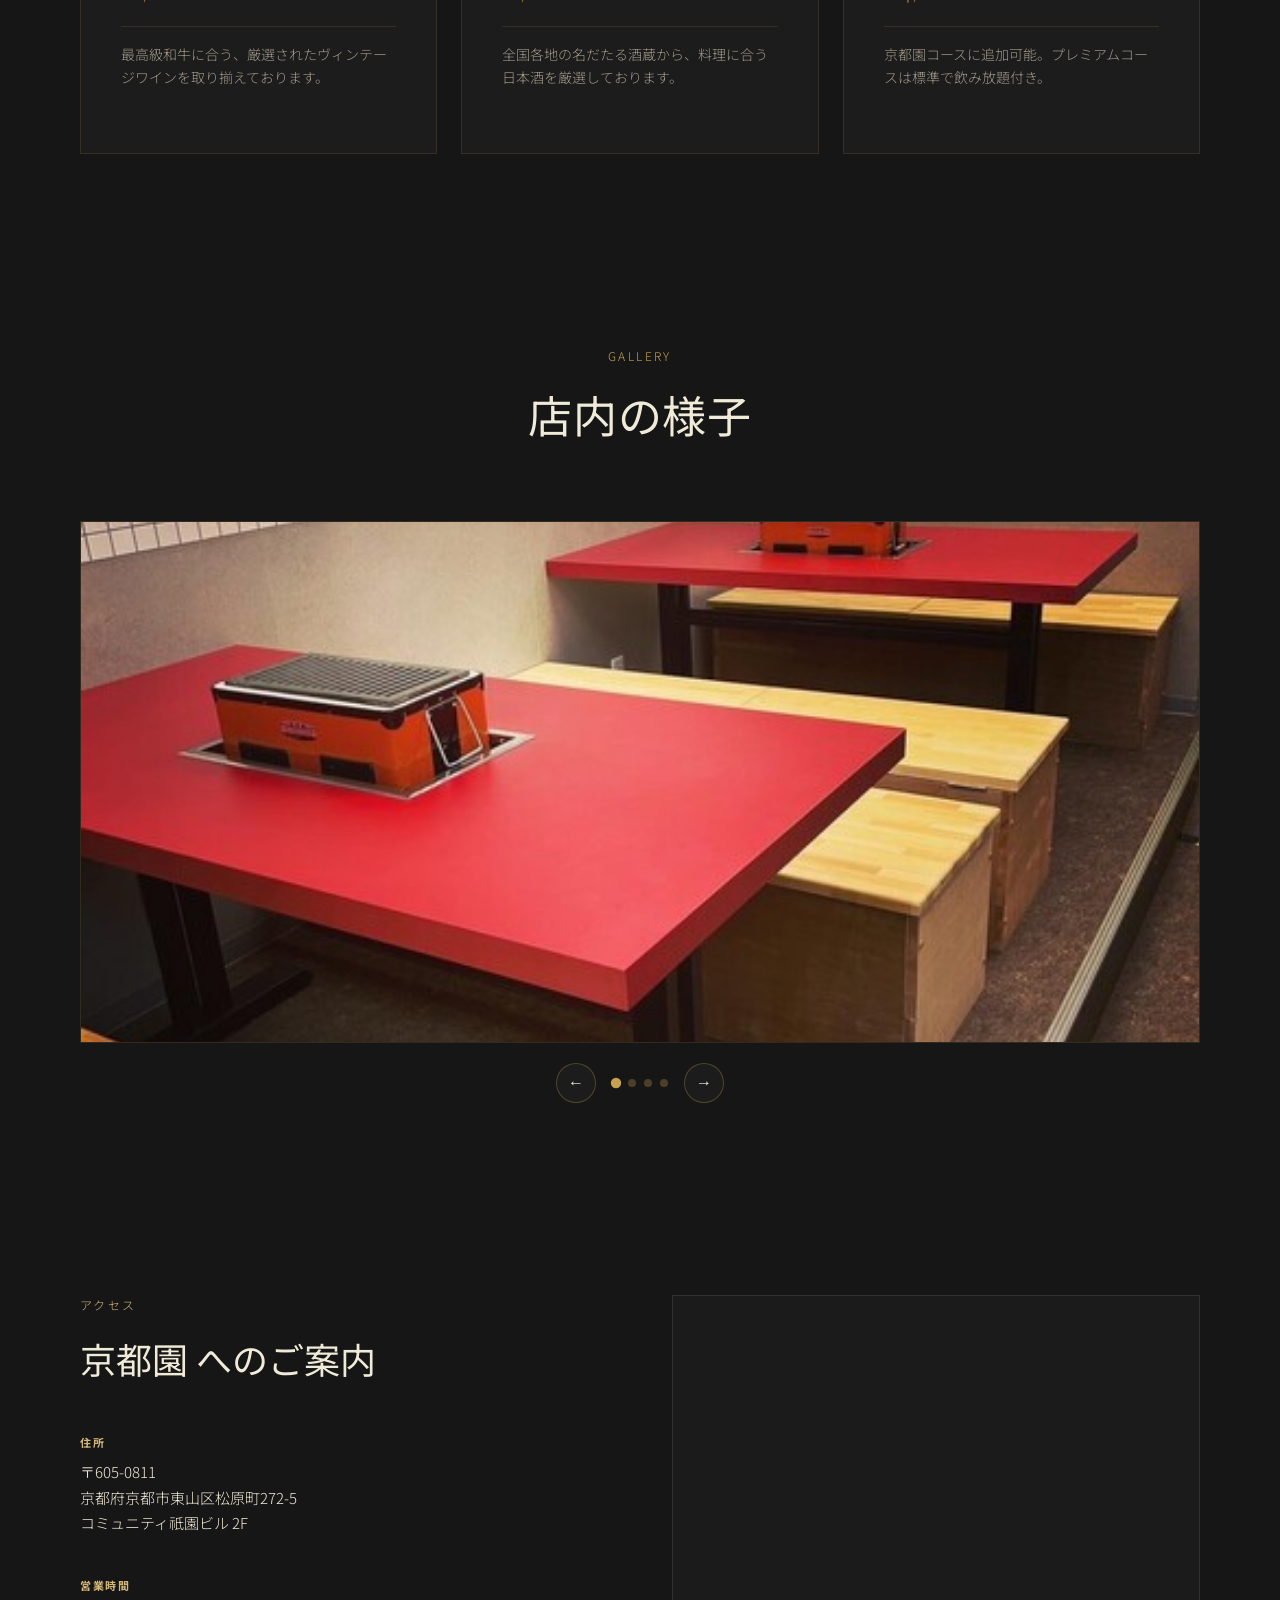
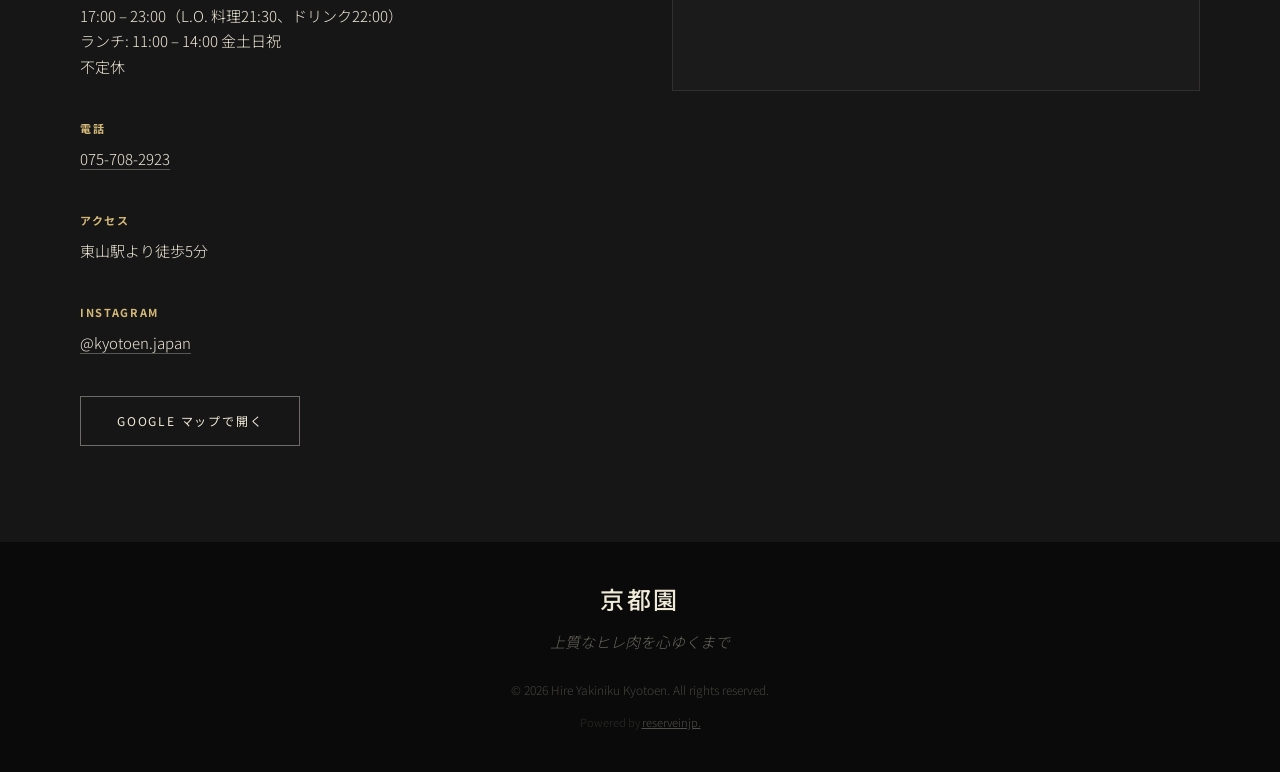
<file: jp/index.html>
<!DOCTYPE html>
<html lang="ja">
<head>
  <meta charset="UTF-8">
  <meta name="viewport" content="width=device-width, initial-scale=1.0">
  <meta name="description" content="京都園 — 京都市東山区のヒレ焼肉専門店。シャトーブリアンとヒレ肉の絶妙な赤身と霜降りのバランスをご堪能ください。">
  <title>京都園 | ヒレ焼肉 京都園</title>
  <link rel="preconnect" href="https://fonts.googleapis.com">
  <link rel="preconnect" href="https://fonts.gstatic.com" crossorigin>
  <link href="https://fonts.googleapis.com/css2?family=Cormorant+Garamond:ital,wght@0,400;0,500;0,600;1,400&family=Noto+Sans+JP:wght@300;400;500&family=Noto+Sans+SC:wght@300;400;500&display=swap" rel="stylesheet">
  <link rel="stylesheet" href="../styles.css">
</head>
<body>
  <header class="header" id="header">
    <nav class="nav container">
      <a href="../landing.html" class="logo">京都園</a>
      <button class="nav-toggle" aria-label="メニューを開く" aria-expanded="false">
        <span></span>
        <span></span>
      </button>
      <div class="nav-menu">
        <ul class="nav-links">
          <li><a href="#about">当店について</a></li>
          <li><a href="#menu">メニュー</a></li>
          <li><a href="#visit">アクセス</a></li>
        </ul>
        <div class="lang-switch">
          <a href="../cn/">中文</a>
          <a href="../en/">EN</a>
          <a href="../jp/" class="active">日本語</a>
        </div>
      </div>
    </nav>
  </header>

  <main>
    <section class="hero">
      <div class="hero-carousel" id="heroCarousel">
        <div class="hero-slide active" style="background-image: url(../assets/images/yakiniku-meat.jpg);"></div>
        <div class="hero-slide" style="background-image: url(../assets/images/interior-dining.jpg);"></div>
        <div class="hero-slide" style="background-image: url(../assets/images/interior-dining2.jpg);"></div>
        <div class="hero-slide" style="background-image: url(../assets/images/interior-group.jpg);"></div>
        <div class="hero-slide" style="background-image: url(../assets/images/drink-sake.jpg);"></div>
        <div class="hero-slide" style="background-image: url(../assets/images/drink-wine.jpg);"></div>
      </div>
      <div class="hero-grid-overlay"></div>
      <div class="hero-content container">
        <p class="hero-tag">京都・東山</p>
        <h1>上質なヒレ肉を<br>心ゆくまで</h1>
        <p class="hero-sub">赤身と霜降りのバランスが絶妙なヒレ肉・シャトーブリアンを、落ち着いた雰囲気の中で。</p>
        <a href="https://yoyaku.toreta.in/kyotoen-japan/#/" target="_blank" rel="noopener" class="btn btn-primary">ご予約はこちら</a>
        <div class="hero-quick-nav">
          <a href="#about" class="hero-nav-pill">当店について</a>
          <a href="#menu" class="hero-nav-pill">メニュー</a>
          <a href="#visit" class="hero-nav-pill">アクセス</a>
        </div>
      </div>
      <div class="hero-dots" id="heroDots">
        <button class="hero-dot active" data-index="0" aria-label="Slide 1"></button>
        <button class="hero-dot" data-index="1" aria-label="Slide 2"></button>
        <button class="hero-dot" data-index="2" aria-label="Slide 3"></button>
        <button class="hero-dot" data-index="3" aria-label="Slide 4"></button>
        <button class="hero-dot" data-index="4" aria-label="Slide 5"></button>
        <button class="hero-dot" data-index="5" aria-label="Slide 6"></button>
      </div>
      <div class="hero-scroll">
        <span>Scroll</span>
        <div class="scroll-line"></div>
      </div>
    </section>

    <section class="intro section" id="about">
      <div class="container intro-grid">
        <div class="intro-text">
          <p class="section-label">当店について</p>
          <h2>京都・東山の<br>落ち着いた空間で</h2>
          <p>京都園は、京都市東山区に佇むヒレ焼肉専門店。「京都園以外の飲食店には卸していない」特別ルートから質の高いヒレ肉を仕入れております。接待やデートにも最適な、ゆったりと過ごせるカジュアルな雰囲気の中で、絶品の焼肉をご堪能ください。</p>
        </div>
        <div class="intro-features">
          <div class="feature">
            <span class="feature-num">16</span>
            <span class="feature-label">席数 &mdash; テーブル 4名×4卓</span>
          </div>
          <div class="feature">
            <span class="feature-num">5</span>
            <span class="feature-label">東山駅より徒歩5分</span>
          </div>
          <div class="feature">
            <span class="feature-num">&infin;</span>
            <span class="feature-label">完全予約制</span>
          </div>
        </div>
      </div>
    </section>

    <section class="services section section-alt" id="menu">
      <div class="container">
        <header class="section-header">
          <p class="section-label">メニュー</p>
          <h2>コースのご案内</h2>
          <p class="section-sub">独自ルートで仕入れた最高級和牛を、厳選コースでご堪能ください。</p>
        </header>

        <!-- Course Cards -->
        <div class="service-grid service-grid-2">
          <article class="service-card">
            <div class="service-card-header">
              <h3>京都園コース</h3>
              <p class="price">¥16,000 <span style="font-size:0.75rem;color:var(--text-muted);font-weight:300;">/ お一人様（税込）</span></p>
            </div>
            <p class="service-desc">和牛シャトーブリアンとトリュフのせサーロインすき焼きをメインにした、京都園の定番コース。</p>
            <ul class="includes">
              <li>和牛シャトーブリアン</li>
              <li>トリュフのせサーロインすき焼き</li>
              <li>季節の前菜・サラダ</li>
              <li>本日のおすすめ部位</li>
              <li>ご飯・スープ・デザート</li>
            </ul>
            <a href="../booking.html?course=kyotoen" class="btn-reserve">このコースを予約</a>
          </article>

          <article class="service-card featured">
            <span class="badge">おすすめ</span>
            <div class="service-card-header">
              <h3>プレミアムコース</h3>
              <p class="price">¥20,000 <span style="font-size:0.75rem;color:var(--text-muted);font-weight:300;">/ お一人様（税込）</span></p>
            </div>
            <p class="service-desc">和牛シャトーブリアンと和牛ヒレの両方を味わえる贅沢コース。飲み放題付き。</p>
            <ul class="includes">
              <li>和牛シャトーブリアン</li>
              <li>和牛ヒレ</li>
              <li>トリュフのせサーロインすき焼き</li>
              <li>季節の厳選前菜</li>
              <li>本日の最上級部位</li>
              <li>ご飯・スープ・デザート</li>
              <li class="gift">飲み放題付き</li>
            </ul>
            <a href="../booking.html?course=premium" class="btn-reserve">このコースを予約</a>
          </article>
        </div>

        <!-- A La Carte -->
        <div class="subsection">
          <h3 class="subsection-title">一品料理</h3>
          <div class="service-grid">
            <article class="service-card">
              <div class="service-card-header">
                <h3>和牛シャトーブリアン</h3>
                <p class="price">¥11,500</p>
                <p class="price-sub">1切</p>
              </div>
              <p class="service-desc">ヒレ肉の中でも最上級の部位。炭火で焼き上げた極上の柔らかさ。</p>
            </article>
            <article class="service-card">
              <div class="service-card-header">
                <h3>和牛ヒレ</h3>
                <p class="price">¥9,500</p>
                <p class="price-sub">1切</p>
              </div>
              <p class="service-desc">独自ルートで仕入れた上質な和牛ヒレ。赤身と霜降りの絶妙なバランス。</p>
            </article>
            <article class="service-card">
              <div class="service-card-header">
                <h3>トリュフすき焼き</h3>
                <p class="price">¥7,500</p>
              </div>
              <p class="service-desc">上質なサーロインを使ったすき焼きに、香り高いトリュフを添えて。</p>
            </article>
            <article class="service-card">
              <div class="service-card-header">
                <h3>ユッケ</h3>
                <p class="price">¥2,200</p>
              </div>
              <p class="service-desc">新鮮な和牛を特製ダレで仕上げた一品。上品な前菜として。</p>
            </article>
            <article class="service-card">
              <div class="service-card-header">
                <h3>タン</h3>
                <p class="price">¥2,800</p>
              </div>
              <p class="service-desc">厚切りの上質な牛タンを炭火で香ばしく焼き上げました。</p>
            </article>
            <article class="service-card">
              <div class="service-card-header">
                <h3>ハラミ</h3>
                <p class="price">¥3,000</p>
              </div>
              <p class="service-desc">味わい深いハラミ。焼肉の定番を京都園品質で。</p>
            </article>
          </div>
        </div>

        <!-- Drinks -->
        <div class="subsection">
          <h3 class="subsection-title">ドリンク</h3>
          <div class="service-grid">
            <article class="service-card">
              <div class="service-card-header">
                <h3>ヴィンテージワイン</h3>
                <p class="price">¥8,000〜</p>
              </div>
              <p class="service-desc">最高級和牛に合う、厳選されたヴィンテージワインを取り揃えております。</p>
            </article>
            <article class="service-card">
              <div class="service-card-header">
                <h3>高級日本酒</h3>
                <p class="price">¥1,200〜</p>
              </div>
              <p class="service-desc">全国各地の名だたる酒蔵から、料理に合う日本酒を厳選しております。</p>
            </article>
            <article class="service-card">
              <div class="service-card-header">
                <h3>飲み放題</h3>
                <p class="price">+¥4,000</p>
              </div>
              <p class="service-desc">京都園コースに追加可能。プレミアムコースは標準で飲み放題付き。</p>
            </article>
          </div>
        </div>
      </div>
    </section>

    <section class="env-carousel-section" aria-label="店内写真">
      <div class="container">
        <header class="section-header">
          <p class="section-label">Gallery</p>
          <h2>店内の様子</h2>
        </header>
        <div class="env-carousel" id="envCarousel">
          <div class="env-carousel-track" id="envTrack">
            <div class="env-carousel-slide">
              <img src="../assets/images/interior-01.jpg" alt="京都園 店内" loading="lazy">
            </div>
            <div class="env-carousel-slide">
              <img src="../assets/images/interior-02.jpg" alt="京都園 店内" loading="lazy">
            </div>
            <div class="env-carousel-slide">
              <img src="../assets/images/interior-03.jpg" alt="京都園 店内" loading="lazy">
            </div>
            <div class="env-carousel-slide">
              <img src="../assets/images/interior-04.jpg" alt="京都園 店内" loading="lazy">
            </div>
          </div>
        </div>
        <div class="env-carousel-nav">
          <button class="env-carousel-btn" id="envPrev" aria-label="前のスライド">&larr;</button>
          <div class="env-dots" id="envDots"></div>
          <button class="env-carousel-btn" id="envNext" aria-label="次のスライド">&rarr;</button>
        </div>
      </div>
    </section>

    <section class="visit section" id="visit">
      <div class="container visit-grid">
        <div class="visit-info">
          <p class="section-label">アクセス</p>
          <h2>京都園 へのご案内</h2>
          <div class="visit-details">
            <div class="visit-item">
              <h4>住所</h4>
              <p>〒605-0811<br>京都府京都市東山区松原町272-5<br>コミュニティ祇園ビル 2F</p>
            </div>
            <div class="visit-item">
              <h4>営業時間</h4>
              <p>17:00 – 23:00（L.O. 料理21:30、ドリンク22:00）<br>ランチ: 11:00 – 14:00 金土日祝<br>不定休</p>
            </div>
            <div class="visit-item">
              <h4>電話</h4>
              <p><a href="tel:0757082923">075-708-2923</a></p>
            </div>
            <div class="visit-item">
              <h4>アクセス</h4>
              <p>東山駅より徒歩5分</p>
            </div>
            <div class="visit-item">
              <h4>Instagram</h4>
              <p><a href="https://www.instagram.com/kyotoen.japan/" target="_blank" rel="noopener">@kyotoen.japan</a></p>
            </div>
          </div>
          <a href="https://maps.app.goo.gl/B43Ccsuc6jw4f2L89" target="_blank" rel="noopener noreferrer" class="btn btn-outline">Google マップで開く</a>
        </div>
        <div class="visit-map">
          <iframe
            title="京都園 地図"
            src="https://www.google.com/maps/embed?pb=!1m18!1m12!1m3!1d3267.5!2d135.779!3d34.998!2m3!1f0!2f0!3f0!3m2!1i1024!2i768!4f13.1!3m3!1m2!1s0x0%3A0x0!2zMzTCsDU5JzUyLjgiTiAxMzXCsDQ2JzQ0LjQiRQ!5e0!3m2!1sja!2sjp!5m2!1sja!2sjp"
            width="100%"
            height="100%"
            style="border:0;"
            allowfullscreen=""
            loading="lazy"
            referrerpolicy="no-referrer-when-downgrade">
          </iframe>
        </div>
      </div>
    </section>
  </main>

  <footer class="footer">
    <div class="container footer-inner">
      <span class="logo">京都園</span>
      <p class="footer-tagline">上質なヒレ肉を心ゆくまで</p>
      <p class="footer-copy">&copy; 2026 Hire Yakiniku Kyotoen. All rights reserved.</p>
      <p class="footer-powered">Powered by <a href="https://reserveinjp.com/" target="_blank" rel="noopener">reserveinjp.</a></p>
    </div>
  </footer>

  <button class="back-to-top" id="backToTop" aria-label="トップへ戻る" title="トップへ戻る">&uarr;</button>
  <script src="../script.js"></script>
</body>
</html>
</file>
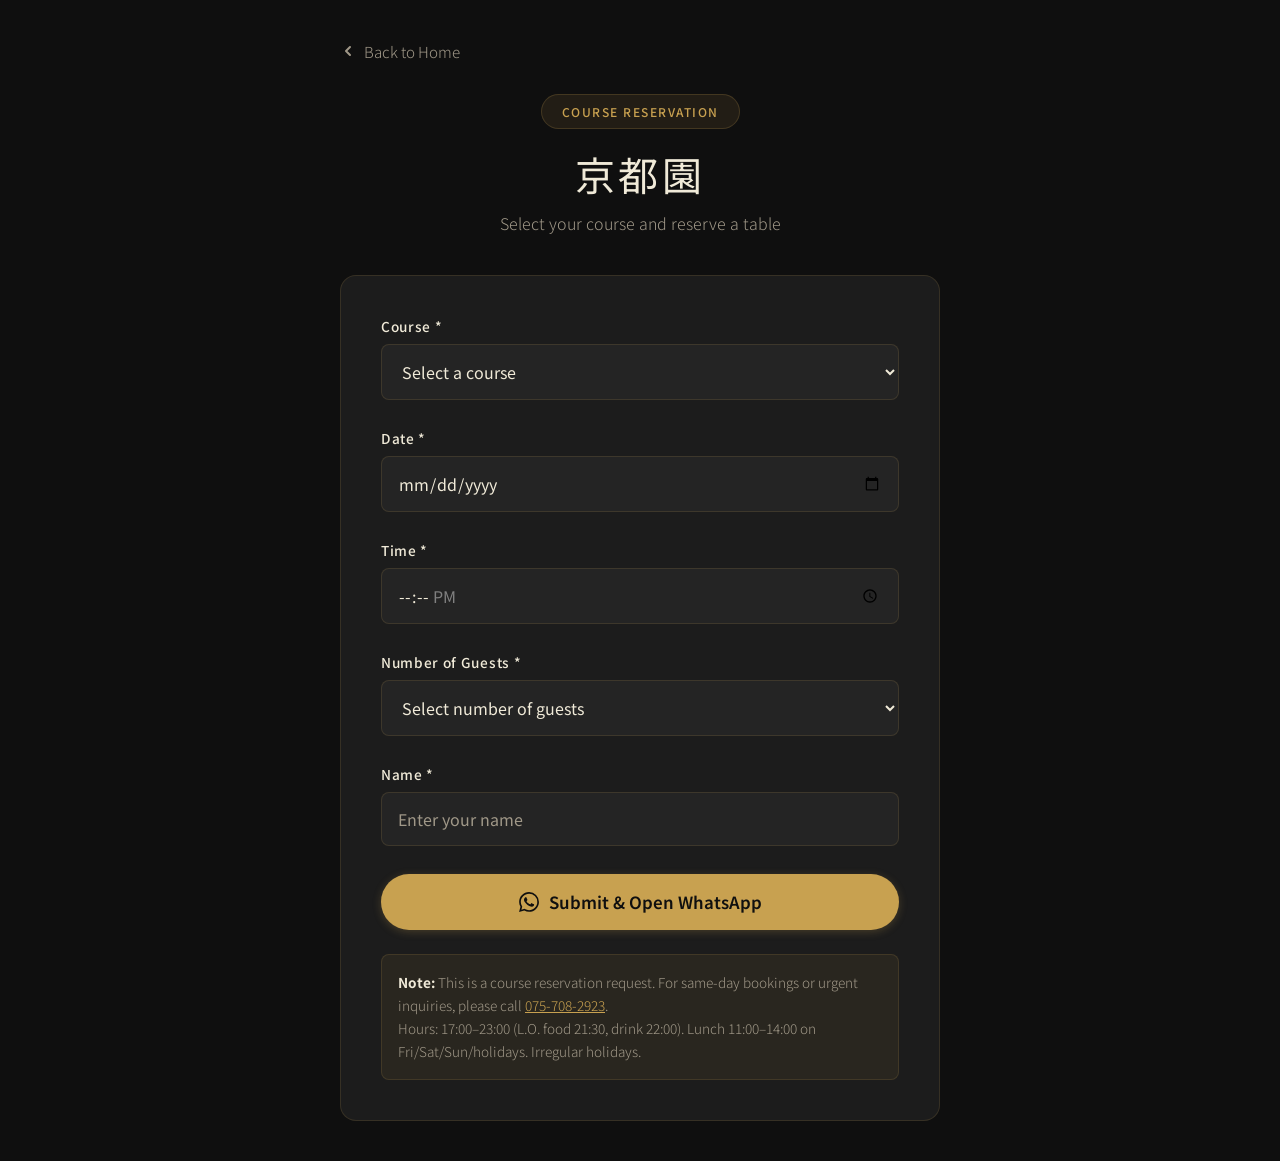
<file: booking.html>
<!DOCTYPE html>
<html lang="en">
<head>
  <meta charset="UTF-8">
  <meta name="viewport" content="width=device-width, initial-scale=1.0">
  <meta name="description" content="Reserve a table at 京都園 — Premium Hire Yakiniku in Kyoto">
  <title>Reserve — 京都園</title>
  <link rel="preconnect" href="https://fonts.googleapis.com">
  <link rel="preconnect" href="https://fonts.gstatic.com" crossorigin>
  <link href="https://fonts.googleapis.com/css2?family=Cormorant+Garamond:ital,wght@0,400;0,500;0,600;1,400&family=Noto+Sans+JP:wght@300;400;500&family=Noto+Sans+SC:wght@300;400;500&family=Inter:wght@300;400;500;600&display=swap" rel="stylesheet">
  <style>
    * { margin: 0; padding: 0; box-sizing: border-box; }

    :root {
      --bg: #0f0f0f;
      --bg-card: #1c1c1c;
      --accent: #c8a150;
      --text: #f0ead8;
      --text-muted: #a09888;
      --border: rgba(200, 161, 80, 0.15);
      --font-display: "Cormorant Garamond", "Noto Sans JP", serif;
      --font-body: "Noto Sans JP", "Noto Sans SC", "Inter", sans-serif;
    }

    body {
      font-family: var(--font-body);
      font-weight: 300;
      background: var(--bg);
      color: var(--text);
      min-height: 100vh;
      padding: 40px 20px;
      -webkit-font-smoothing: antialiased;
    }

    .booking-container {
      max-width: 600px;
      margin: 0 auto;
      animation: fadeInUp 0.8s ease-out;
    }

    @keyframes fadeInUp {
      from { opacity: 0; transform: translateY(20px); }
      to   { opacity: 1; transform: translateY(0); }
    }

    .back-link {
      display: inline-flex;
      align-items: center;
      gap: 8px;
      color: var(--text-muted);
      text-decoration: none;
      font-size: 0.95rem;
      margin-bottom: 2rem;
      transition: color 0.3s;
    }

    .back-link:hover { color: var(--accent); }

    .booking-header {
      text-align: center;
      margin-bottom: 2.5rem;
    }

    .brand-badge {
      display: inline-flex;
      align-items: center;
      background: rgba(200, 161, 80, 0.1);
      border: 1px solid rgba(200, 161, 80, 0.2);
      border-radius: 50px;
      padding: 8px 20px;
      margin-bottom: 1rem;
      font-size: 0.75rem;
      color: var(--accent);
      font-weight: 500;
      letter-spacing: 1.5px;
      text-transform: uppercase;
    }

    .booking-title {
      font-family: var(--font-display);
      font-size: clamp(2rem, 5vw, 2.5rem);
      font-weight: 400;
      letter-spacing: 0.08em;
      color: var(--text);
      margin-bottom: 0.5rem;
    }

    .booking-subtitle {
      font-size: 1rem;
      color: var(--text-muted);
      font-weight: 300;
    }

    .booking-card {
      background: var(--bg-card);
      border: 1px solid var(--border);
      border-radius: 16px;
      padding: 2.5rem;
    }

    .form-group {
      margin-bottom: 1.75rem;
    }

    .form-label {
      display: block;
      font-size: 0.85rem;
      font-weight: 500;
      color: var(--text);
      margin-bottom: 0.5rem;
      letter-spacing: 0.05em;
    }

    .form-input,
    .form-select {
      width: 100%;
      padding: 14px 16px;
      border: 1px solid var(--border);
      border-radius: 8px;
      font-size: 1rem;
      font-family: inherit;
      color: var(--text);
      background: rgba(255, 255, 255, 0.04);
      transition: all 0.3s;
    }

    .form-input:focus,
    .form-select:focus {
      outline: none;
      border-color: var(--accent);
      box-shadow: 0 0 0 3px rgba(200, 161, 80, 0.1);
      background: rgba(255, 255, 255, 0.07);
    }

    .form-input::placeholder { color: var(--text-muted); }

    .form-select option {
      background: var(--bg-card);
      color: var(--text);
    }

    .form-error {
      color: #E74C3C;
      font-size: 0.85rem;
      margin-top: 0.5rem;
      display: none;
    }

    .form-group.error .form-error { display: block; }
    .form-group.error .form-input,
    .form-group.error .form-select { border-color: #E74C3C; }

    .submit-button {
      width: 100%;
      padding: 16px;
      background: var(--accent);
      color: var(--bg);
      border: none;
      border-radius: 50px;
      font-size: 1.05rem;
      font-weight: 600;
      font-family: inherit;
      cursor: pointer;
      transition: all 0.3s;
      margin-top: 0.5rem;
      display: flex;
      align-items: center;
      justify-content: center;
      gap: 10px;
      box-shadow: 0 2px 8px rgba(200, 161, 80, 0.25);
    }

    .submit-button:hover {
      background: #d4b060;
      transform: translateY(-2px);
      box-shadow: 0 4px 16px rgba(200, 161, 80, 0.35);
    }

    .submit-button:active { transform: translateY(0); }
    .submit-button:disabled { opacity: 0.6; cursor: not-allowed; transform: none; }

    .whatsapp-icon {
      width: 20px; height: 20px;
      display: inline-flex;
      align-items: center;
      justify-content: center;
    }

    .whatsapp-icon svg { width: 100%; height: 100%; fill: currentColor; }

    .success-message {
      display: none;
      background: rgba(39, 174, 96, 0.1);
      border: 1px solid #27AE60;
      border-radius: 8px;
      padding: 1rem;
      margin-bottom: 1.5rem;
      color: #27AE60;
      font-size: 0.95rem;
      text-align: center;
    }

    .success-message.show {
      display: block;
      animation: fadeInUp 0.5s ease-out;
    }

    .additional-services {
      display: none;
      margin-top: 1.5rem;
      padding-top: 1.5rem;
      border-top: 1px dashed var(--border);
    }

    .additional-services.show {
      display: block;
      animation: fadeIn 0.3s ease-out;
    }

    @keyframes fadeIn {
      from { opacity: 0; }
      to   { opacity: 1; }
    }

    .guest-service-row {
      background: rgba(255, 255, 255, 0.03);
      padding: 1rem;
      border-radius: 8px;
      margin-bottom: 0.75rem;
    }

    .guest-service-row:last-child { margin-bottom: 0; }

    .guest-label {
      font-size: 0.85rem;
      color: var(--text-muted);
      margin-bottom: 0.5rem;
      font-weight: 500;
    }

    .guest-service-row .form-select { background: rgba(255, 255, 255, 0.06); }

    .same-package-label {
      display: flex;
      align-items: center;
      gap: 8px;
      cursor: pointer;
      font-weight: 400;
      font-size: 0.9rem;
    }

    .same-package-label input[type="checkbox"] {
      width: auto;
      margin: 0;
    }

    .course-summary {
      margin-top: 1.5rem;
      padding-top: 1.5rem;
      border-top: 1px dashed var(--border);
      font-size: 0.9rem;
      color: var(--text-muted);
      display: none;
    }

    .course-summary.show { display: block; }

    .course-summary-row {
      display: flex;
      justify-content: space-between;
      padding: 0.35rem 0;
    }

    .course-summary-total {
      display: flex;
      justify-content: space-between;
      padding-top: 0.75rem;
      margin-top: 0.5rem;
      border-top: 1px solid var(--border);
      font-weight: 600;
      color: var(--accent);
      font-size: 1.05rem;
    }

    .notice-box {
      background: rgba(200, 161, 80, 0.08);
      border: 1px solid rgba(200, 161, 80, 0.15);
      border-radius: 8px;
      padding: 1rem;
      margin-top: 1.5rem;
      font-size: 0.85rem;
      color: var(--text-muted);
      line-height: 1.7;
    }

    .notice-box strong { color: var(--text); }

    @media (max-width: 768px) {
      body { padding: 20px 15px; }
      .booking-card { padding: 2rem 1.5rem; }
    }

    @media (max-width: 568px) {
      .booking-card { padding: 1.75rem 1.25rem; }
      .form-input, .form-select { padding: 12px 14px; font-size: 0.95rem; }
    }
  </style>
</head>
<body>
  <div class="booking-container">
    <a href="landing.html" class="back-link">
      <svg width="16" height="16" viewBox="0 0 16 16" fill="none"><path d="M10 12L6 8L10 4" stroke="currentColor" stroke-width="2" stroke-linecap="round" stroke-linejoin="round"/></svg>
      Back to Home
    </a>

    <div class="booking-header">
      <div class="brand-badge">COURSE RESERVATION</div>
      <h1 class="booking-title">京都園</h1>
      <p class="booking-subtitle">Select your course and reserve a table</p>
    </div>

    <div class="booking-card">
      <div class="success-message" id="successMessage">
        Your reservation details have been prepared. Opening WhatsApp shortly...
      </div>

      <form id="bookingForm">
        <div class="form-group" id="courseGroup">
          <label for="course" class="form-label">Course *</label>
          <select id="course" name="course" class="form-select" required>
            <option value="">Select a course</option>
            <option value="京都園コース">京都園コース (Kyotoen Course) — ¥16,000 / person</option>
            <option value="プレミアムコース">プレミアムコース (Premium Course) — ¥20,000 / person</option>
          </select>
          <div class="form-error">Please select a course</div>
        </div>

        <div class="form-group" id="dateGroup">
          <label for="date" class="form-label">Date *</label>
          <input type="date" id="date" name="date" class="form-input" required>
          <div class="form-error">Please select a date</div>
        </div>

        <div class="form-group" id="timeGroup">
          <label for="time" class="form-label">Time *</label>
          <input type="time" id="time" name="time" class="form-input" required min="17:00" max="21:30">
          <div class="form-error">Please select a time</div>
        </div>

        <div class="form-group" id="guestsGroup">
          <label for="guests" class="form-label">Number of Guests *</label>
          <select id="guests" name="guests" class="form-select" required>
            <option value="">Select number of guests</option>
            <option value="1">1 Guest</option>
            <option value="2">2 Guests</option>
            <option value="3">3 Guests</option>
            <option value="4">4 Guests</option>
          </select>
          <div class="form-error">Please select number of guests</div>
        </div>

        <div class="form-group" id="nameGroup">
          <label for="name" class="form-label">Name *</label>
          <input type="text" id="name" name="name" class="form-input" placeholder="Enter your name" required>
          <div class="form-error">Please enter your name</div>
        </div>

        <div class="course-summary" id="courseSummary">
          <div class="course-summary-row" id="summaryMain"></div>
          <div class="course-summary-total" id="summaryTotal"></div>
        </div>

        <button type="submit" class="submit-button" id="submitButton">
          <span class="whatsapp-icon">
            <svg viewBox="0 0 24 24"><path d="M17.472 14.382c-.297-.149-1.758-.867-2.03-.967-.273-.099-.471-.148-.67.15-.197.297-.767.966-.94 1.164-.173.199-.347.223-.644.075-.297-.15-1.255-.463-2.39-1.475-.884-.788-1.48-1.761-1.653-2.059-.173-.297-.018-.458.13-.606.134-.133.298-.347.446-.52.149-.174.198-.298.298-.497.099-.198.05-.371-.025-.52-.075-.149-.669-1.612-.916-2.207-.242-.579-.487-.5-.669-.51-.173-.008-.371-.01-.57-.01-.198 0-.52.074-.792.372-.272.297-1.04 1.016-1.04 2.479 0 1.462 1.065 2.875 1.213 3.074.149.198 2.096 3.2 5.077 4.487.709.306 1.262.489 1.694.625.712.227 1.36.195 1.871.118.571-.085 1.758-.719 2.006-1.413.248-.694.248-1.289.173-1.413-.074-.124-.272-.198-.57-.347m-5.421 7.403h-.004a9.87 9.87 0 01-5.031-1.378l-.361-.214-3.741.982.998-3.648-.235-.374a9.86 9.86 0 01-1.51-5.26c.001-5.45 4.436-9.884 9.888-9.884 2.64 0 5.122 1.03 6.988 2.898a9.825 9.825 0 012.893 6.994c-.003 5.45-4.437 9.884-9.885 9.884m8.413-18.297A11.815 11.815 0 0012.05 0C5.495 0 .16 5.335.157 11.892c0 2.096.547 4.142 1.588 5.945L.057 24l6.305-1.654a11.882 11.882 0 005.683 1.448h.005c6.554 0 11.89-5.335 11.893-11.893a11.821 11.821 0 00-3.48-8.413Z"/></svg>
          </span>
          <span>Submit &amp; Open WhatsApp</span>
        </button>
      </form>

      <div class="notice-box">
        <strong>Note:</strong> This is a course reservation request. For same-day bookings or urgent inquiries, please call <a href="tel:0757082923" style="color:var(--accent);">075-708-2923</a>.<br>
        Hours: 17:00–23:00 (L.O. food 21:30, drink 22:00). Lunch 11:00–14:00 on Fri/Sat/Sun/holidays. Irregular holidays.
      </div>
    </div>
  </div>

  <script>
    var WHATSAPP_NUMBER = '81663745181';

    var courseInfo = {
      '京都園コース': { price: 16000 },
      'プレミアムコース': { price: 20000 }
    };

    var dateInput = document.getElementById('date');
    var today = new Date().toISOString().split('T')[0];
    dateInput.setAttribute('min', today);

    // Pre-select course from URL parameter
    (function() {
      var params = new URLSearchParams(window.location.search);
      var c = params.get('course');
      var sel = document.getElementById('course');
      if (c) {
        var map = { 'kyotoen': '京都園コース', 'premium': 'プレミアムコース' };
        var target = map[c] || c;
        for (var i = 0; i < sel.options.length; i++) {
          if (sel.options[i].value === target) {
            sel.options[i].selected = true;
            break;
          }
        }
      }
      updateSummary();
    })();

    // Update price summary on course/guests change
    document.getElementById('course').addEventListener('change', updateSummary);
    document.getElementById('guests').addEventListener('change', updateSummary);

    function updateSummary() {
      var course = document.getElementById('course').value;
      var guests = parseInt(document.getElementById('guests').value) || 0;
      var summary = document.getElementById('courseSummary');
      var summaryMain = document.getElementById('summaryMain');
      var summaryTotal = document.getElementById('summaryTotal');

      if (course && guests) {
        var info = courseInfo[course];
        var price = info ? info.price : 0;
        var total = price * guests;
        summaryMain.textContent = course + ' × ' + guests + (guests > 1 ? ' guests' : ' guest');
        summaryTotal.textContent = 'Total: ¥' + total.toLocaleString() + ' (tax incl.)';
        summary.classList.add('show');
      } else {
        summary.classList.remove('show');
      }
    }

    function validateForm() {
      var isValid = true;
      document.querySelectorAll('.form-group').forEach(function(g) { g.classList.remove('error'); });

      if (!document.getElementById('course').value) {
        document.getElementById('courseGroup').classList.add('error');
        isValid = false;
      }
      if (!document.getElementById('date').value) {
        document.getElementById('dateGroup').classList.add('error');
        isValid = false;
      }
      if (!document.getElementById('time').value) {
        document.getElementById('timeGroup').classList.add('error');
        isValid = false;
      }
      if (!document.getElementById('guests').value) {
        document.getElementById('guestsGroup').classList.add('error');
        isValid = false;
      }
      if (!document.getElementById('name').value.trim()) {
        document.getElementById('nameGroup').classList.add('error');
        isValid = false;
      }
      return isValid;
    }

    function formatDate(dateString) {
      var date = new Date(dateString + 'T00:00:00');
      return date.toLocaleDateString('en-US', { year: 'numeric', month: 'long', day: 'numeric' });
    }

    function formatTime(timeString) {
      var parts = timeString.split(':');
      var hour = parseInt(parts[0]);
      var ampm = hour >= 12 ? 'PM' : 'AM';
      var displayHour = hour % 12 || 12;
      return displayHour + ':' + parts[1] + ' ' + ampm;
    }

    function buildWhatsAppMessage(formData) {
      var name = formData.get('name');
      var date = formatDate(formData.get('date'));
      var time = formatTime(formData.get('time'));
      var guests = formData.get('guests');
      var course = formData.get('course');
      var info = courseInfo[course] || { price: 0 };
      var guestCount = parseInt(guests);
      var total = info.price * guestCount;

      var message = 'Hello, I would like to make a course reservation at 京都園.\n\n';
      message += 'Name: ' + name + '\n';
      message += 'Date: ' + date + '\n';
      message += 'Time: ' + time + '\n';
      message += 'Number of Guests: ' + guests + '\n';
      message += 'Course: ' + course + ' (¥' + info.price.toLocaleString() + '/person)\n';
      message += 'Total: ¥' + total.toLocaleString() + ' (tax incl.)\n';
      message += '\nPlease confirm availability. Thank you.';

      return encodeURIComponent(message);
    }

    document.getElementById('bookingForm').addEventListener('submit', function(e) {
      e.preventDefault();
      if (!validateForm()) return;

      var formData = new FormData(this);
      var message = buildWhatsAppMessage(formData);
      var whatsappUrl = 'https://wa.me/' + WHATSAPP_NUMBER + '?text=' + message;

      var successMessage = document.getElementById('successMessage');
      var submitButton = document.getElementById('submitButton');

      successMessage.classList.add('show');
      submitButton.disabled = true;
      submitButton.textContent = 'Redirecting...';

      setTimeout(function() {
        window.open(whatsappUrl, '_blank');
        submitButton.disabled = false;
        submitButton.innerHTML = '<span class="whatsapp-icon"><svg viewBox="0 0 24 24"><path d="M17.472 14.382c-.297-.149-1.758-.867-2.03-.967-.273-.099-.471-.148-.67.15-.197.297-.767.966-.94 1.164-.173.199-.347.223-.644.075-.297-.15-1.255-.463-2.39-1.475-.884-.788-1.48-1.761-1.653-2.059-.173-.297-.018-.458.13-.606.134-.133.298-.347.446-.52.149-.174.198-.298.298-.497.099-.198.05-.371-.025-.52-.075-.149-.669-1.612-.916-2.207-.242-.579-.487-.5-.669-.51-.173-.008-.371-.01-.57-.01-.198 0-.52.074-.792.372-.272.297-1.04 1.016-1.04 2.479 0 1.462 1.065 2.875 1.213 3.074.149.198 2.096 3.2 5.077 4.487.709.306 1.262.489 1.694.625.712.227 1.36.195 1.871.118.571-.085 1.758-.719 2.006-1.413.248-.694.248-1.289.173-1.413-.074-.124-.272-.198-.57-.347m-5.421 7.403h-.004a9.87 9.87 0 01-5.031-1.378l-.361-.214-3.741.982.998-3.648-.235-.374a9.86 9.86 0 01-1.51-5.26c.001-5.45 4.436-9.884 9.888-9.884 2.64 0 5.122 1.03 6.988 2.898a9.825 9.825 0 012.893 6.994c-.003 5.45-4.437 9.884-9.885 9.884m8.413-18.297A11.815 11.815 0 0012.05 0C5.495 0 .16 5.335.157 11.892c0 2.096.547 4.142 1.588 5.945L.057 24l6.305-1.654a11.882 11.882 0 005.683 1.448h.005c6.554 0 11.89-5.335 11.893-11.893a11.821 11.821 0 00-3.48-8.413Z"/></svg></span><span>Submit &amp; Open WhatsApp</span>';
      }, 500);
    });

    document.querySelectorAll('.form-input, .form-select').forEach(function(input) {
      input.addEventListener('blur', function() {
        var group = this.closest('.form-group');
        if (this.hasAttribute('required') && !this.value.trim()) {
          group.classList.add('error');
        } else {
          group.classList.remove('error');
        }
      });
      input.addEventListener('input', function() {
        var group = this.closest('.form-group');
        if (group.classList.contains('error') && this.value.trim()) {
          group.classList.remove('error');
        }
      });
    });
  </script>
</body>
</html>
</file>
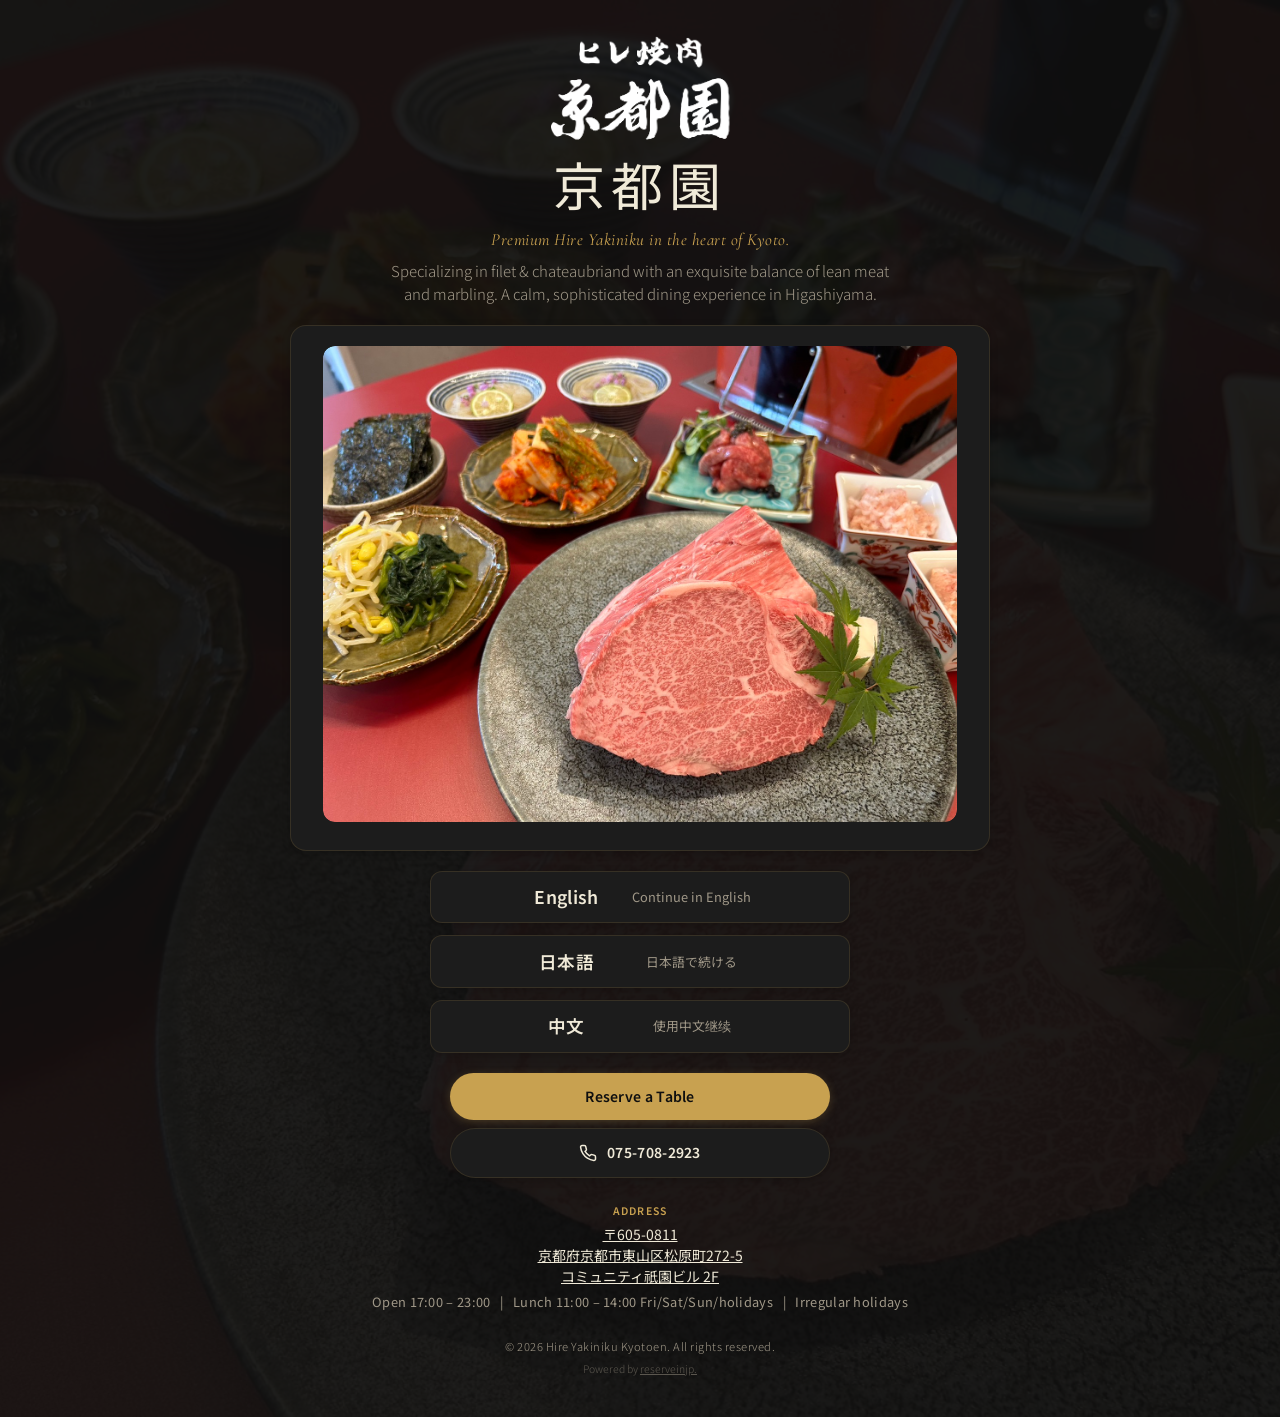
<file: landing.html>
<!DOCTYPE html>
<html lang="en">
<head>
  <meta charset="UTF-8">
  <meta name="viewport" content="width=device-width, initial-scale=1.0">
  <meta name="description" content="京都園 — Premium Hire Yakiniku in Kyoto. Specializing in filet & chateaubriand.">
  <title>京都園 | Hire Yakiniku Kyotoen</title>
  <link rel="preconnect" href="https://fonts.googleapis.com">
  <link rel="preconnect" href="https://fonts.gstatic.com" crossorigin>
  <link href="https://fonts.googleapis.com/css2?family=Cormorant+Garamond:ital,wght@0,400;0,500;0,600;1,400&family=Noto+Sans+JP:wght@300;400;500&family=Noto+Sans+SC:wght@300;400;500&family=Inter:wght@300;400;500;600&display=swap" rel="stylesheet">
  <link rel="stylesheet" href="styles.css">
</head>
<body>
  <main class="lang-landing">
    <div class="lang-landing-bg"></div>
    <div class="lang-landing-content">
      <!-- Logo -->
      <div class="lang-logo">
        <img src="assets/images/kyotoen-white-logo.png" alt="京都園" class="lang-logo-img">
      </div>

      <!-- Brand Header -->
      <div class="lang-brand-header">
        <h1 class="lang-brand-name">京都園</h1>
        <p class="lang-brand-tagline">Premium Hire Yakiniku in the heart of Kyoto.</p>
        <p class="lang-brand-sub">Specializing in filet &amp; chateaubriand with an exquisite balance of lean meat and marbling. A calm, sophisticated dining experience in Higashiyama.</p>
      </div>

      <!-- Store Info (promo image above language cards) -->
      <div class="lang-store-info">
        <div class="lang-store-card">
          <div class="lang-store-image">
            <img src="assets/images/interior-dining.jpg" alt="Kyotoen interior dining Kyoto" loading="lazy">
          </div>
        </div>
      </div>

      <!-- Language Cards -->
      <div class="lang-cards">
        <a href="en/index.html" class="lang-card" aria-label="Choose English">
          <span class="lang-card-name">English</span>
          <span class="lang-card-desc">Continue in English</span>
        </a>
        <a href="jp/index.html" class="lang-card" aria-label="日本語を選択">
          <span class="lang-card-name">日本語</span>
          <span class="lang-card-desc">日本語で続ける</span>
        </a>
        <a href="cn/index.html" class="lang-card" aria-label="选择中文">
          <span class="lang-card-name">中文</span>
          <span class="lang-card-desc">使用中文继续</span>
        </a>
      </div>

      <!-- Buttons -->
      <div class="lang-buttons">
        <a href="https://yoyaku.toreta.in/kyotoen-japan/#/" target="_blank" rel="noopener" class="lang-btn-reserve">
          <span>Reserve a Table</span>
        </a>
        <a href="tel:0757082923" class="lang-btn-phone">
          <svg class="lang-phone-icon" viewBox="0 0 24 24" fill="none" stroke="currentColor" stroke-width="2">
            <path d="M22 16.92v3a2 2 0 01-2.18 2 19.79 19.79 0 01-8.63-3.07 19.5 19.5 0 01-6-6 19.79 19.79 0 01-3.07-8.67A2 2 0 014.11 2h3a2 2 0 012 1.72c.127.96.361 1.903.7 2.81a2 2 0 01-.45 2.11L8.09 9.91a16 16 0 006 6l1.27-1.27a2 2 0 012.11-.45c.907.339 1.85.573 2.81.7A2 2 0 0122 16.92z"/>
          </svg>
          <span>075-708-2923</span>
        </a>
      </div>

      <!-- Address -->
      <div class="lang-store-addr-section">
        <span class="lang-store-label">Address</span>
        <span class="lang-store-text"><a href="https://maps.app.goo.gl/B43Ccsuc6jw4f2L89" target="_blank" rel="noopener">〒605-0811<br>京都府京都市東山区松原町272-5<br>コミュニティ祇園ビル 2F</a></span>
        <span class="lang-store-hours">Open 17:00 &ndash; 23:00 &ensp;|&ensp; Lunch 11:00 &ndash; 14:00 Fri/Sat/Sun/holidays &ensp;|&ensp; Irregular holidays</span>
      </div>

      <!-- Footer -->
      <div class="lang-footer">
        <p class="lang-footer-text">&copy; 2026 Hire Yakiniku Kyotoen. All rights reserved.</p>
        <p class="lang-footer-powered">Powered by <a href="https://reserveinjp.com/" target="_blank" rel="noopener">reserveinjp.</a></p>
      </div>
    </div>
  </main>
</body>
</html>
</file>
<file: styles.css>
/* ========================================
   京都園 — Hire Yakiniku Kyotoen
   ======================================== */

:root {
  --bg: #0f0f0f;
  --bg-alt: #161616;
  --bg-card: #1c1c1c;
  --accent: #c8a150;
  --accent-light: #d4b878;
  --text: #f0ead8;
  --text-muted: #a09888;
  --white: #ffffff;
  --border: rgba(200, 161, 80, 0.15);
  --border-light: rgba(255, 255, 255, 0.08);
  --red: #b71c1c;

  --font-display: "Cormorant Garamond", "Noto Sans JP", serif;
  --font-body: "Noto Sans JP", sans-serif;

  --space-xs: 0.5rem;
  --space-sm: 1rem;
  --space-md: 1.5rem;
  --space-lg: 2.5rem;
  --space-xl: 4rem;
  --space-2xl: 6rem;

  --radius: 2px;
  --transition: 0.3s ease;
  --header-h: 72px;
}

*,
*::before,
*::after {
  box-sizing: border-box;
  margin: 0;
  padding: 0;
}

html {
  scroll-behavior: smooth;
  scroll-padding-top: var(--header-h);
}

body {
  font-family: var(--font-body);
  font-weight: 300;
  font-size: 0.9375rem;
  line-height: 1.7;
  color: var(--text);
  background: var(--bg);
  -webkit-font-smoothing: antialiased;
}

img {
  max-width: 100%;
  display: block;
}

a {
  color: inherit;
  text-decoration: none;
  transition: color var(--transition);
}

ul {
  list-style: none;
}

.container {
  width: min(1120px, 92vw);
  margin-inline: auto;
}

/* ---- Header ---- */

.header {
  position: fixed;
  top: 0;
  left: 0;
  right: 0;
  z-index: 100;
  height: var(--header-h);
  background: rgba(15, 15, 15, 0.92);
  backdrop-filter: blur(12px);
  border-bottom: 1px solid transparent;
  transition: border-color var(--transition), box-shadow var(--transition);
}

.header.scrolled {
  border-color: var(--border);
  box-shadow: 0 1px 20px rgba(0, 0, 0, 0.3);
}

.nav {
  display: flex;
  align-items: center;
  justify-content: space-between;
  height: 100%;
}

.logo {
  font-family: var(--font-display);
  font-size: 1.75rem;
  font-weight: 500;
  letter-spacing: 0.12em;
  color: var(--text);
}

.nav-menu {
  display: flex;
  align-items: center;
  gap: 2rem;
}

.nav-links {
  display: flex;
  gap: 2rem;
}

.lang-switch {
  display: flex;
  align-items: center;
  gap: 0.5rem;
}

.lang-switch a {
  font-size: 0.6875rem;
  letter-spacing: 0.06em;
  color: var(--text-muted);
  padding: 0.25rem 0.5rem;
  border-radius: 1px;
  transition: all var(--transition);
}

.lang-switch a:hover {
  color: var(--accent);
}

.lang-switch a.active {
  color: var(--accent);
  background: rgba(200, 161, 80, 0.1);
}

html[lang="zh-CN"] {
  --font-body: "SimHei", "Noto Sans SC", "Noto Sans JP", sans-serif;
  --font-display: "Cormorant Garamond", "SimHei", "Noto Sans SC", serif;
}

html[lang="zh-CN"] .logo {
  font-family: "Cormorant Garamond", "Noto Sans JP", serif;
}

.nav-links a {
  font-size: 0.8125rem;
  letter-spacing: 0.08em;
  text-transform: uppercase;
  color: var(--text-muted);
  position: relative;
}

.nav-links a::after {
  content: "";
  position: absolute;
  bottom: -4px;
  left: 0;
  width: 0;
  height: 1px;
  background: var(--accent);
  transition: width var(--transition);
}

.nav-links a:hover {
  color: var(--text);
}

.nav-links a:hover::after {
  width: 100%;
}

.nav-toggle {
  display: none;
  flex-direction: column;
  gap: 6px;
  background: none;
  border: none;
  cursor: pointer;
  padding: 4px;
}

.nav-toggle span {
  display: block;
  width: 24px;
  height: 1px;
  background: var(--text);
  transition: transform var(--transition), opacity var(--transition);
}

.nav-toggle.active span:first-child {
  transform: translateY(3.5px) rotate(45deg);
}

.nav-toggle.active span:last-child {
  transform: translateY(-3.5px) rotate(-45deg);
}

/* ---- Hero Carousel ---- */

.hero {
  position: relative;
  min-height: 100vh;
  display: flex;
  align-items: center;
  justify-content: center;
  overflow: hidden;
}

.hero-carousel {
  position: absolute;
  inset: 0;
}

.hero-slide {
  position: absolute;
  inset: 0;
  background-size: cover;
  background-position: center;
  background-repeat: no-repeat;
  opacity: 0;
  transition: opacity 1.2s ease-in-out;
}

.hero-slide.active {
  opacity: 1;
}

.hero-slide::after {
  content: "";
  position: absolute;
  inset: 0;
  background:
    radial-gradient(ellipse at 70% 20%, rgba(200, 161, 80, 0.08) 0%, transparent 60%),
    radial-gradient(ellipse at 20% 80%, rgba(200, 161, 80, 0.05) 0%, transparent 50%),
    linear-gradient(180deg, rgba(15, 15, 15, 0.88) 0%, rgba(15, 15, 15, 0.82) 100%);
}

.hero-grid-overlay {
  position: absolute;
  inset: 0;
  z-index: 1;
  pointer-events: none;
  background-image:
    linear-gradient(rgba(200, 161, 80, 0.03) 1px, transparent 1px),
    linear-gradient(90deg, rgba(200, 161, 80, 0.03) 1px, transparent 1px);
  background-size: 60px 60px;
}

.hero-dots {
  position: absolute;
  bottom: 5rem;
  left: 50%;
  transform: translateX(-50%);
  display: flex;
  gap: 0.625rem;
  z-index: 2;
}

.hero-dot {
  width: 8px;
  height: 8px;
  border-radius: 50%;
  background: rgba(200, 161, 80, 0.35);
  border: none;
  cursor: pointer;
  transition: background 0.3s ease, transform 0.3s ease;
  padding: 0;
}

.hero-dot.active {
  background: var(--accent);
  transform: scale(1.3);
}

@keyframes heroZoom {
  0% { transform: scale(1); }
  100% { transform: scale(1.08); }
}

.hero-content {
  position: relative;
  text-align: center;
  padding: calc(var(--header-h) + var(--space-xl)) var(--space-sm) var(--space-xl);
}

.hero-tag {
  font-size: 0.75rem;
  letter-spacing: 0.25em;
  text-transform: uppercase;
  color: var(--accent);
  margin-bottom: var(--space-md);
}

.hero h1 {
  font-family: var(--font-display);
  font-size: clamp(2.5rem, 6vw, 4.25rem);
  font-weight: 400;
  line-height: 1.15;
  letter-spacing: 0.02em;
  margin-bottom: var(--space-md);
}

.hero-sub {
  font-size: clamp(0.875rem, 2vw, 1rem);
  color: var(--text-muted);
  max-width: 480px;
  margin: 0 auto var(--space-lg);
  line-height: 1.8;
}

.btn {
  display: inline-block;
  padding: 0.875rem 2.25rem;
  font-family: var(--font-body);
  font-size: 0.75rem;
  font-weight: 400;
  letter-spacing: 0.15em;
  text-transform: uppercase;
  border: 1px solid transparent;
  cursor: pointer;
  transition: all var(--transition);
}

.btn-primary {
  background: var(--accent);
  color: var(--bg);
  border-color: var(--accent);
}

.btn-primary:hover {
  background: transparent;
  color: var(--accent);
}

.btn-outline {
  background: transparent;
  color: var(--text);
  border-color: rgba(240, 234, 216, 0.4);
}

.btn-outline:hover {
  background: var(--text);
  color: var(--bg);
  border-color: var(--text);
}

/* Hero quick nav pills */
.hero-quick-nav {
  display: flex;
  flex-wrap: nowrap;
  justify-content: center;
  gap: 0.35rem;
  margin-top: var(--space-lg);
}

.hero-nav-pill {
  display: inline-block;
  padding: 0.4rem 0.75rem;
  font-family: var(--font-body);
  font-size: 0.7rem;
  font-weight: 400;
  letter-spacing: 0.04em;
  color: var(--text-muted);
  background: transparent;
  border: 1px solid rgba(255, 255, 255, 0.12);
  border-radius: 999px;
  text-decoration: none;
  transition: all var(--transition);
  white-space: nowrap;
}

.hero-nav-pill:hover {
  background: var(--accent);
  color: var(--bg);
  border-color: var(--accent);
}

.hero-scroll {
  position: absolute;
  bottom: 2rem;
  left: 50%;
  transform: translateX(-50%);
  display: flex;
  flex-direction: column;
  align-items: center;
  gap: 0.75rem;
}

.hero-scroll span {
  font-size: 0.625rem;
  letter-spacing: 0.2em;
  text-transform: uppercase;
  color: var(--text-muted);
}

.scroll-line {
  width: 1px;
  height: 40px;
  background: linear-gradient(to bottom, var(--accent), transparent);
  animation: scrollPulse 2s ease-in-out infinite;
}

@keyframes scrollPulse {
  0%, 100% { opacity: 0.3; transform: scaleY(0.6); }
  50% { opacity: 1; transform: scaleY(1); }
}

/* ---- Sections ---- */

.section {
  padding: var(--space-2xl) 0;
}

.section-alt {
  background: var(--bg-alt);
}

.section-label {
  font-size: 0.75rem;
  letter-spacing: 0.2em;
  text-transform: uppercase;
  color: var(--accent);
  margin-bottom: var(--space-sm);
}

.section-header {
  text-align: center;
  margin-bottom: var(--space-xl);
}

.section-header h2 {
  font-family: var(--font-display);
  font-size: clamp(2rem, 4vw, 2.75rem);
  font-weight: 400;
  letter-spacing: 0.02em;
}

.section-sub {
  margin-top: var(--space-sm);
  color: var(--text-muted);
  font-style: italic;
  font-family: var(--font-display);
  font-size: 1.125rem;
}

/* ---- Intro ---- */

.intro-grid {
  display: grid;
  grid-template-columns: 1fr 1fr;
  gap: var(--space-xl);
  align-items: center;
}

.intro-text h2 {
  font-family: var(--font-display);
  font-size: clamp(1.75rem, 3vw, 2.25rem);
  font-weight: 400;
  line-height: 1.3;
  margin-bottom: var(--space-md);
}

.intro-text p {
  color: var(--text-muted);
  margin-bottom: var(--space-sm);
}

.intro-jp {
  font-size: 0.875rem;
  color: var(--text-muted);
  opacity: 0.85;
  padding-left: var(--space-sm);
  border-left: 2px solid var(--accent);
}

.intro-features {
  display: flex;
  flex-direction: column;
  gap: var(--space-md);
}

.feature {
  display: flex;
  align-items: baseline;
  gap: var(--space-md);
  padding: var(--space-md) var(--space-lg);
  background: var(--bg-card);
  border-left: 3px solid var(--accent);
}

.feature-num {
  font-family: var(--font-display);
  font-size: 2.5rem;
  font-weight: 400;
  color: var(--accent);
  line-height: 1;
}

.feature-label {
  font-size: 0.8125rem;
  letter-spacing: 0.06em;
  color: var(--text-muted);
}

.intro-promo-image {
  width: 100%;
  border-radius: 12px;
  overflow: hidden;
}

.intro-promo-image img {
  width: 100%;
  height: auto;
  display: block;
  border-radius: 12px;
  transition: transform 0.6s ease;
}

.intro-promo-image img:hover {
  transform: scale(1.02);
}

/* ---- Environment Carousel ---- */

.env-carousel-section {
  padding: var(--space-2xl) 0;
  background: var(--bg-alt);
}

.env-carousel {
  position: relative;
  overflow: hidden;
  border: 1px solid var(--border);
}

.env-carousel-track {
  display: flex;
  transition: transform 0.6s ease;
}

.env-carousel-slide {
  min-width: 100%;
  aspect-ratio: 16 / 9;
  max-height: 520px;
}

.env-carousel-slide img {
  width: 100%;
  height: 100%;
  object-fit: cover;
}

.env-carousel-nav {
  display: flex;
  align-items: center;
  justify-content: center;
  gap: 1rem;
  margin-top: 1.25rem;
}

.env-carousel-btn {
  width: 40px;
  height: 40px;
  border-radius: 50%;
  border: 1px solid rgba(200, 161, 80, 0.3);
  background: var(--bg-card);
  color: var(--text);
  font-size: 1rem;
  cursor: pointer;
  display: flex;
  align-items: center;
  justify-content: center;
  transition: all 0.3s ease;
}

.env-carousel-btn:hover {
  background: var(--accent);
  color: var(--bg);
  border-color: var(--accent);
}

.env-dots {
  display: flex;
  gap: 0.5rem;
}

.env-dot {
  width: 8px;
  height: 8px;
  border-radius: 50%;
  background: rgba(200, 161, 80, 0.3);
  border: none;
  cursor: pointer;
  padding: 0;
  transition: background 0.3s ease, transform 0.3s ease;
}

.env-dot.active {
  background: var(--accent);
  transform: scale(1.3);
}

/* ---- Service Cards ---- */

.service-grid {
  display: grid;
  grid-template-columns: repeat(3, 1fr);
  gap: var(--space-md);
}

.service-grid-2 {
  grid-template-columns: repeat(2, 1fr);
  max-width: 760px;
  margin-inline: auto;
}

.service-card {
  position: relative;
  background: var(--bg-card);
  padding: var(--space-lg);
  border: 1px solid var(--border);
  transition: transform var(--transition), box-shadow var(--transition);
}

.service-card:hover {
  transform: translateY(-4px);
  box-shadow: 0 12px 40px rgba(0, 0, 0, 0.4);
}

.service-card.featured {
  border-color: var(--accent);
  background: linear-gradient(135deg, var(--bg-card) 0%, rgba(200, 161, 80, 0.08) 100%);
}

.badge {
  position: absolute;
  top: -0.625rem;
  left: var(--space-md);
  background: var(--accent);
  color: var(--bg);
  font-size: 0.625rem;
  letter-spacing: 0.1em;
  text-transform: uppercase;
  padding: 0.25rem 0.75rem;
}

.service-card-header {
  margin-bottom: var(--space-sm);
  padding-bottom: var(--space-sm);
  border-bottom: 1px solid var(--border);
}

.service-card-header h3 {
  font-family: var(--font-display);
  font-size: 1.375rem;
  font-weight: 500;
  margin-bottom: 0.375rem;
}

.price {
  font-family: var(--font-display);
  font-size: 1.25rem;
  color: var(--accent);
  letter-spacing: 0.02em;
}

.price-sub {
  font-family: var(--font-display);
  font-size: 0.9375rem;
  color: var(--text-muted);
  margin-top: 0.125rem;
}

.price-group .price {
  margin-bottom: 0;
}

.service-desc {
  font-size: 0.875rem;
  color: var(--text-muted);
  margin-bottom: var(--space-md);
  line-height: 1.65;
}

.includes {
  display: flex;
  flex-direction: column;
  gap: 0.5rem;
}

.includes li {
  font-size: 0.8125rem;
  color: var(--text-muted);
  padding-left: 1.25rem;
  position: relative;
}

.includes li::before {
  content: "—";
  position: absolute;
  left: 0;
  color: var(--accent);
}

.includes li.gift {
  color: var(--accent);
  font-weight: 400;
}

.includes li.gift::before {
  content: "★";
  color: var(--accent);
}

.includes-inline {
  flex-direction: row;
  flex-wrap: wrap;
  gap: 0.5rem 1.5rem;
}

.subsection {
  margin-top: var(--space-xl);
}

.subsection-title {
  font-family: var(--font-display);
  font-size: 1.5rem;
  font-weight: 400;
  text-align: center;
  margin-bottom: var(--space-md);
  color: var(--text-muted);
}

.service-card-wide {
  max-width: 640px;
  margin-inline: auto;
}

/* ---- Concept cards ---- */

.concept-card {
  text-align: center;
  padding: var(--space-lg);
  background: var(--bg-card);
  border: 1px solid var(--border);
  transition: transform var(--transition), box-shadow var(--transition);
}

.concept-card:hover {
  transform: translateY(-4px);
  box-shadow: 0 12px 40px rgba(0, 0, 0, 0.4);
  border-color: var(--accent);
}

.concept-icon {
  font-size: 2rem;
  margin-bottom: var(--space-sm);
}

.concept-card h3 {
  font-family: var(--font-display);
  font-size: 1.25rem;
  font-weight: 500;
  margin-bottom: 0.5rem;
}

.concept-card p {
  font-size: 0.875rem;
  color: var(--text-muted);
  line-height: 1.65;
}

/* ---- Visit ---- */

.visit {
  background: var(--bg-alt);
}

.visit .section-label {
  color: var(--accent-light);
}

.visit h2 {
  font-family: var(--font-display);
  font-size: clamp(1.75rem, 3vw, 2.25rem);
  font-weight: 400;
  margin-bottom: var(--space-lg);
}

.visit-grid {
  display: grid;
  grid-template-columns: 1fr 1fr;
  gap: var(--space-xl);
  align-items: start;
  min-width: 0;
}

.visit-grid > * {
  min-width: 0;
}

.visit-details {
  display: flex;
  flex-direction: column;
  gap: var(--space-lg);
  margin-bottom: var(--space-lg);
}

.visit-item h4 {
  font-size: 0.6875rem;
  letter-spacing: 0.15em;
  text-transform: uppercase;
  color: var(--accent-light);
  margin-bottom: 0.5rem;
}

.visit-item p {
  font-size: 0.9375rem;
  line-height: 1.7;
  color: var(--text);
}

.visit-en {
  font-size: 0.8125rem !important;
  opacity: 0.6;
  margin-top: 0.375rem;
}

.visit-item a {
  color: var(--text);
  border-bottom: 1px solid rgba(240, 234, 216, 0.3);
}

.visit-item a:hover {
  color: var(--accent-light);
  border-color: var(--accent-light);
}

.visit .btn-outline {
  color: var(--text);
  border-color: rgba(240, 234, 216, 0.4);
}

.visit .btn-outline:hover {
  background: var(--accent);
  color: var(--bg);
  border-color: var(--accent);
}

.visit-map {
  aspect-ratio: 4 / 3;
  min-height: 320px;
  max-width: 100%;
  overflow: hidden;
  background: rgba(240, 234, 216, 0.02);
  border: 1px solid rgba(240, 234, 216, 0.1);
}

.visit-map iframe {
  width: 100%;
  height: 100%;
  filter: grayscale(50%) invert(0.95) contrast(1.05);
}

/* ---- Footer ---- */

.footer {
  padding: var(--space-lg) 0;
  background: #0a0a0a;
  text-align: center;
}

.footer-inner {
  display: flex;
  flex-direction: column;
  align-items: center;
  gap: var(--space-xs);
}

.footer .logo {
  color: var(--text);
  font-size: 1.5rem;
}

.footer-tagline {
  font-family: var(--font-display);
  font-style: italic;
  font-size: 0.9375rem;
  color: rgba(240, 234, 216, 0.4);
}

.footer-copy {
  font-size: 0.75rem;
  color: rgba(240, 234, 216, 0.25);
  margin-top: var(--space-sm);
}

.footer-powered {
  font-size: 0.7rem;
  color: rgba(240, 234, 216, 0.15);
  margin-top: 0.25rem;
}

.footer-powered a {
  color: rgba(240, 234, 216, 0.3);
  text-decoration: underline;
  transition: color 0.3s;
}

.footer-powered a:hover {
  color: rgba(240, 234, 216, 0.5);
}

/* ---- Responsive ---- */

@media (max-width: 900px) {
  .service-grid {
    grid-template-columns: 1fr;
    max-width: 480px;
    margin-inline: auto;
  }

  .service-grid-2 {
    grid-template-columns: 1fr;
  }

  .intro-grid,
  .visit-grid {
    grid-template-columns: 1fr;
  }

  .visit-map {
    order: -1;
    min-height: 240px;
    max-width: 100%;
    width: 100%;
  }

  .visit-map iframe {
    width: 100%;
    height: 100%;
  }

  .env-carousel-slide {
    aspect-ratio: 4 / 3;
    max-height: 360px;
  }
}

@media (max-width: 640px) {
  :root {
    --space-2xl: 4rem;
  }

  .hero-scroll {
    display: none;
  }

  .hero-dots {
    bottom: 3.5rem;
  }

  .nav-toggle {
    display: flex;
  }

  .nav-menu {
    position: fixed;
    top: var(--header-h);
    left: 0;
    right: 0;
    flex-direction: column;
    background: rgba(15, 15, 15, 0.98);
    backdrop-filter: blur(12px);
    padding: var(--space-lg) 0;
    gap: var(--space-md);
    transform: translateY(-120%);
    opacity: 0;
    transition: transform var(--transition), opacity var(--transition);
    border-bottom: 1px solid var(--border);
  }

  .nav-menu.open {
    transform: translateY(0);
    opacity: 1;
  }

  .nav-links {
    flex-direction: column;
    align-items: center;
    gap: var(--space-md);
  }

  .nav-menu .lang-switch {
    flex-direction: row;
    justify-content: center;
    gap: 0.5rem;
    padding-top: var(--space-sm);
    border-top: 1px solid var(--border);
    margin-top: 0.25rem;
  }

  .nav-menu .lang-switch a {
    font-size: 0.75rem;
    padding: 0.35rem 0.6rem;
  }

  .intro-features {
    width: 100%;
  }

  .env-carousel-slide {
    aspect-ratio: 3 / 4;
    max-height: 320px;
  }

  .env-carousel-btn {
    width: 34px;
    height: 34px;
  }

  .back-to-top {
    bottom: 1rem;
    right: 1rem;
    width: 38px;
    height: 38px;
  }

  .service-card {
    padding: var(--space-md);
  }
}

/* ---- Language Landing ---- */

.lang-landing {
  position: relative;
  min-height: 100vh;
  display: flex;
  align-items: flex-start;
  justify-content: center;
  padding: 36px 20px 40px;
  background: var(--bg);
}

.lang-landing-bg {
  position: absolute;
  inset: 0;
  background: url(assets/images/interior-dining.jpg) center/cover no-repeat;
  opacity: 0.06;
  z-index: 0;
}

/* Logo */
.lang-logo {
  animation: langFadeInUp 0.8s ease-out 0.1s both;
}

.lang-logo-img {
  width: 180px;
  height: auto;
  display: block;
  margin: 0 auto;
}

.lang-landing-content {
  position: relative;
  z-index: 1;
  width: 100%;
  max-width: 900px;
  display: flex;
  flex-direction: column;
  align-items: center;
  gap: 1.25rem;
  animation: langFadeInUp 0.8s ease-out;
}

@keyframes langFadeInUp {
  from { opacity: 0; transform: translateY(20px); }
  to   { opacity: 1; transform: translateY(0); }
}

/* Brand Header */
.lang-brand-header {
  text-align: center;
  width: 100%;
  animation: langFadeInUp 0.8s ease-out 0.2s both;
}

.lang-brand-badge {
  display: inline-flex;
  align-items: center;
  background: rgba(200, 161, 80, 0.1);
  border: 1px solid rgba(200, 161, 80, 0.2);
  border-radius: 50px;
  padding: 8px 20px;
  margin-bottom: 1.5rem;
  font-size: 0.75rem;
  color: var(--accent);
  font-weight: 500;
  letter-spacing: 1.5px;
  text-transform: uppercase;
}

.lang-brand-name {
  font-family: var(--font-display);
  font-size: clamp(2.25rem, 5.5vw, 3.25rem);
  font-weight: 400;
  letter-spacing: 0.12em;
  color: var(--text);
  margin-bottom: 0.35rem;
  line-height: 1.15;
}

.lang-brand-tagline {
  font-family: var(--font-display);
  font-style: italic;
  font-size: clamp(0.875rem, 2vw, 1.0625rem);
  font-weight: 400;
  color: var(--accent);
  letter-spacing: 0.5px;
  margin-bottom: 0.35rem;
}

.lang-brand-sub {
  font-size: clamp(0.8125rem, 1.5vw, 0.9375rem);
  font-weight: 300;
  color: var(--text-muted);
  line-height: 1.5;
  max-width: 520px;
  margin-left: auto;
  margin-right: auto;
}

/* Language Cards */
.lang-cards {
  display: grid;
  grid-template-columns: 1fr;
  gap: 0.75rem;
  width: 100%;
  max-width: 420px;
  animation: langFadeInUp 0.8s ease-out 0.4s both;
}

.lang-card {
  background: var(--bg-card);
  border: 1px solid var(--border);
  border-radius: 12px;
  padding: 0.65rem 1rem;
  text-decoration: none;
  color: var(--text);
  transition: all 0.3s ease;
  cursor: pointer;
  display: flex;
  flex-direction: row;
  align-items: center;
  justify-content: center;
  gap: 0.4rem;
  box-shadow: 0 2px 8px rgba(0, 0, 0, 0.2);
}

.lang-card:hover {
  transform: translateY(-3px);
  border-color: var(--accent);
  box-shadow: 0 8px 24px rgba(0, 0, 0, 0.4);
}

.lang-card:active {
  transform: translateY(-1px);
}

.lang-card-name {
  font-size: 1.1rem;
  font-weight: 600;
  letter-spacing: 0.3px;
  color: var(--text);
  width: 5.5em;
  flex-shrink: 0;
  text-align: center;
}

.lang-card-desc {
  font-size: 0.8rem;
  font-weight: 400;
  color: var(--text-muted);
  width: 11em;
  flex-shrink: 0;
  white-space: nowrap;
  text-align: center;
}

/* Buttons */
.lang-buttons {
  width: 100%;
  max-width: 700px;
  display: flex;
  flex-direction: column;
  align-items: center;
  gap: 0.5rem;
  animation: langFadeInUp 0.8s ease-out 0.6s both;
}

.lang-btn-reserve,
.lang-btn-phone {
  display: inline-flex;
  align-items: center;
  justify-content: center;
  gap: 10px;
  padding: 12px 32px;
  border-radius: 50px;
  text-decoration: none;
  font-size: 0.875rem;
  font-weight: 600;
  transition: all 0.3s ease;
  white-space: nowrap;
  letter-spacing: 0.3px;
  width: 100%;
  max-width: 380px;
}

.lang-btn-reserve {
  background: var(--accent);
  color: var(--bg);
  box-shadow: 0 2px 8px rgba(200, 161, 80, 0.25);
}

.lang-btn-reserve:hover {
  transform: translateY(-2px);
  box-shadow: 0 4px 16px rgba(200, 161, 80, 0.4);
  background: #d4b060;
}

.lang-btn-phone {
  background: var(--bg-card);
  color: var(--text);
  border: 1px solid var(--border);
  box-shadow: 0 2px 8px rgba(0, 0, 0, 0.2);
}

.lang-btn-phone:hover {
  transform: translateY(-2px);
  box-shadow: 0 4px 16px rgba(0, 0, 0, 0.4);
  border-color: var(--accent);
}

.lang-phone-icon {
  width: 18px;
  height: 18px;
  flex-shrink: 0;
}

/* Store Info Card */
.lang-store-info {
  width: 100%;
  max-width: 700px;
  animation: langFadeInUp 0.8s ease-out 0.8s both;
}

.lang-store-card {
  background: var(--bg-card);
  border: 1px solid var(--border);
  border-radius: 16px;
  padding: 1.25rem 2rem;
  box-shadow: 0 2px 8px rgba(0, 0, 0, 0.2);
  transition: all 0.3s ease;
}

.lang-store-card:hover {
  transform: translateY(-2px);
  box-shadow: 0 8px 24px rgba(0, 0, 0, 0.4);
  border-color: var(--accent);
}

.lang-store-image {
  width: 100%;
  border-radius: 12px;
  overflow: hidden;
  margin-bottom: 0.5rem;
}

.lang-store-image img {
  width: 100%;
  height: auto;
  display: block;
  border-radius: 12px;
  transition: transform 0.6s ease;
}

.lang-store-card:hover .lang-store-image img {
  transform: scale(1.02);
}

.lang-store-addr-section {
  display: flex;
  flex-direction: column;
  gap: 0.25rem;
  text-align: center;
  padding-top: 0.25rem;
  animation: langFadeInUp 0.8s ease-out 1s both;
}

.lang-store-label {
  font-size: 0.65rem;
  font-weight: 600;
  color: var(--accent);
  letter-spacing: 1.2px;
  text-transform: uppercase;
  margin-bottom: 0;
}

.lang-store-text {
  font-size: 0.875rem;
  color: var(--text);
  font-weight: 400;
  line-height: 1.5;
}

.lang-store-hours {
  font-size: 0.8rem;
  color: var(--text-muted);
  font-weight: 400;
  letter-spacing: 0.3px;
}

.lang-store-text a {
  color: var(--text);
  text-decoration: underline;
  transition: color 0.3s;
}

.lang-store-text a:hover {
  color: var(--accent);
}

/* Footer */
.lang-footer {
  width: 100%;
  max-width: 700px;
  text-align: center;
  padding-top: 0.25rem;
  animation: langFadeInUp 0.8s ease-out 1s both;
}

.lang-footer-text {
  font-size: 0.7rem;
  color: var(--text-muted);
  font-weight: 300;
  letter-spacing: 0.5px;
}

.lang-footer-powered {
  font-size: 0.65rem;
  color: var(--text-muted);
  opacity: 0.5;
  margin-top: 0.25rem;
}

.lang-footer-powered a {
  color: var(--text-muted);
  text-decoration: underline;
  transition: color 0.3s;
}

.lang-footer-powered a:hover {
  color: var(--accent);
}

/* ---- Reserve Button (Service Cards) ---- */

.btn-reserve {
  display: inline-flex;
  align-items: center;
  justify-content: center;
  gap: 8px;
  width: 100%;
  padding: 12px 20px;
  margin-top: var(--space-md);
  background: var(--accent);
  color: var(--bg);
  border: none;
  border-radius: 50px;
  font-family: var(--font-body);
  font-size: 0.8125rem;
  font-weight: 500;
  letter-spacing: 0.05em;
  cursor: pointer;
  text-decoration: none;
  transition: all 0.3s ease;
  box-shadow: 0 2px 8px rgba(200, 161, 80, 0.2);
}

.btn-reserve:hover {
  background: #d4b060;
  transform: translateY(-2px);
  box-shadow: 0 4px 16px rgba(200, 161, 80, 0.3);
}

/* ---- Language Landing Responsive ---- */

@media (max-width: 768px) {
  .lang-landing {
    padding: 28px 20px 36px;
  }

  .lang-landing-content {
    gap: 1rem;
  }

  .lang-cards {
    grid-template-columns: 1fr;
    gap: 0.75rem;
    max-width: 380px;
  }

  .lang-card {
    padding: 0.6rem 1rem;
  }

  .lang-store-card {
    padding: 1rem 1.25rem;
  }

  .lang-buttons {
    margin-top: 1rem;
    gap: 0.65rem;
  }

  .lang-btn-reserve,
  .lang-btn-phone {
    flex: 1;
    padding: 12px 28px;
    font-size: 0.85rem;
  }
}

@media (max-width: 568px) {
  .lang-landing {
    padding: 20px 15px 32px;
  }

  .lang-landing-content {
    gap: 0.75rem;
  }

  .lang-brand-sub {
    font-size: 0.75rem;
    padding: 0 10px;
  }

  .lang-card {
    padding: 0.6rem 1rem;
  }

  .lang-card-name {
    font-size: 0.95rem;
    width: 5em;
  }

  .lang-card-desc {
    font-size: 0.7rem;
    width: 9em;
  }

  .lang-store-card {
    padding: 1rem 1rem;
  }

  .lang-store-text {
    font-size: 0.8rem;
  }

  .lang-store-hours {
    font-size: 0.7rem;
  }

  .lang-buttons {
    margin-top: 1.25rem;
    gap: 0.6rem;
  }

  .lang-btn-reserve,
  .lang-btn-phone {
    flex: 1;
    padding: 11px 22px;
    font-size: 0.8rem;
  }
}

/* Touch device optimization */
@media (hover: none) and (pointer: coarse) {
  .lang-card:hover {
    transform: none;
  }

  .lang-card:active {
    transform: scale(0.98);
    border-color: var(--accent);
  }

  .lang-btn-reserve:hover,
  .lang-btn-phone:hover {
    transform: none;
  }

  .lang-btn-reserve:active,
  .lang-btn-phone:active {
    transform: scale(0.97);
  }
}

/* ---- Back to Top ---- */

.back-to-top {
  position: fixed;
  bottom: 2rem;
  right: 2rem;
  z-index: 99;
  width: 44px;
  height: 44px;
  border-radius: 50%;
  background: var(--accent);
  color: var(--bg);
  border: none;
  font-size: 1.125rem;
  cursor: pointer;
  display: flex;
  align-items: center;
  justify-content: center;
  opacity: 0;
  transform: translateY(12px);
  transition: opacity 0.3s ease, transform 0.3s ease, background 0.3s ease;
  pointer-events: none;
}

.back-to-top.visible {
  opacity: 1;
  transform: translateY(0);
  pointer-events: auto;
}

.back-to-top:hover {
  background: #d4b060;
}
</file>
